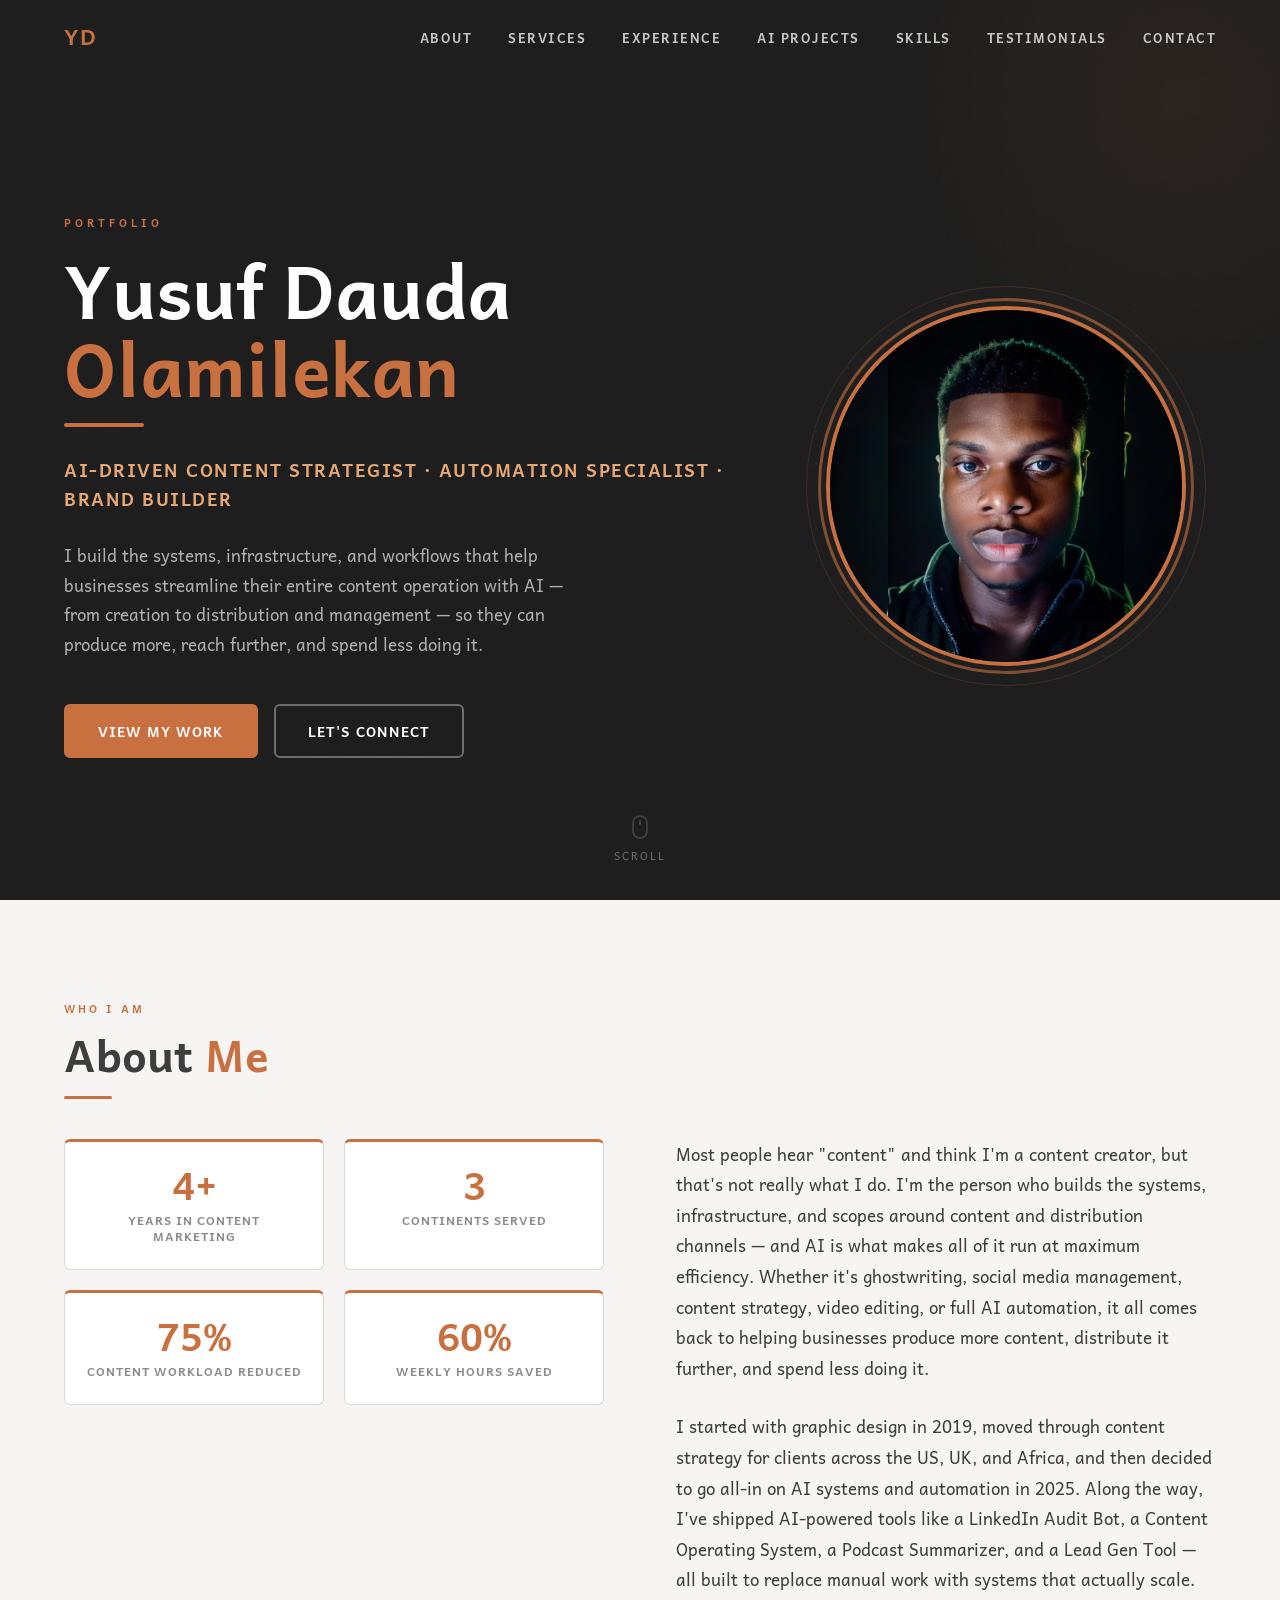
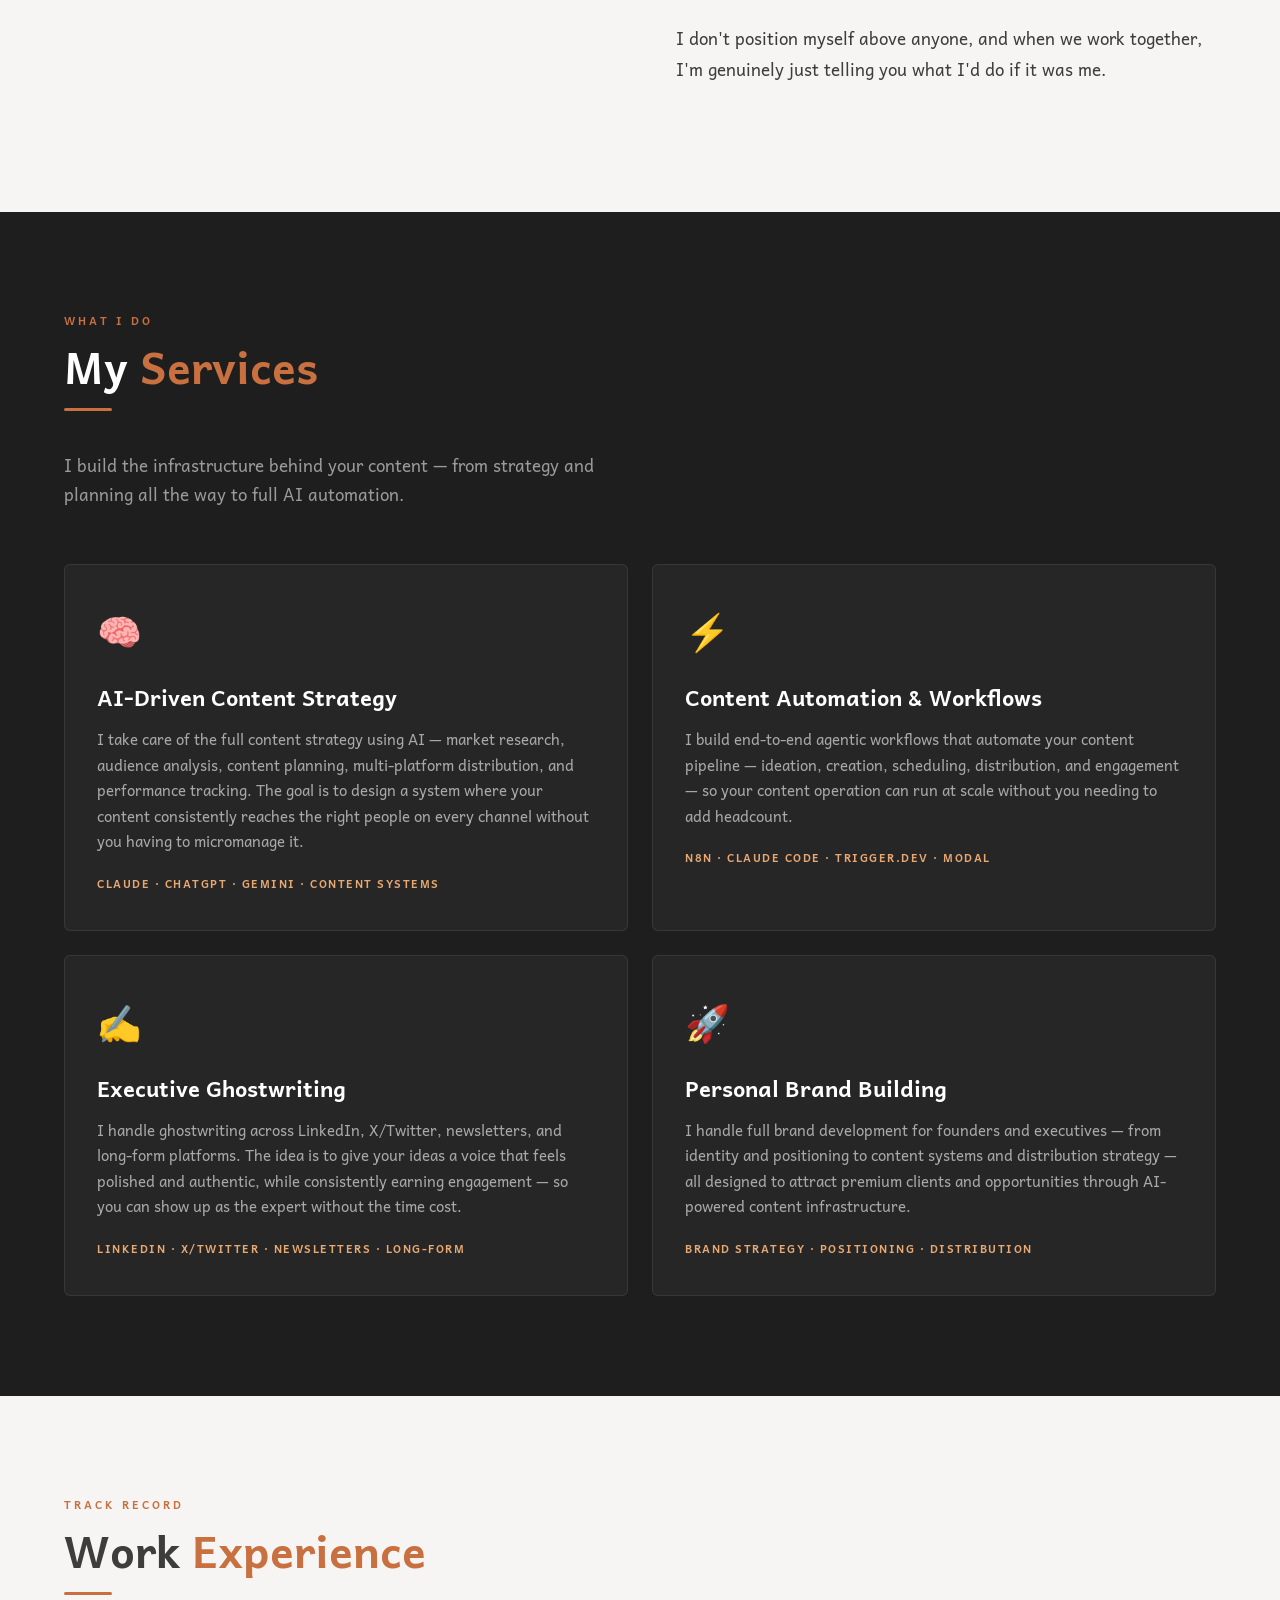
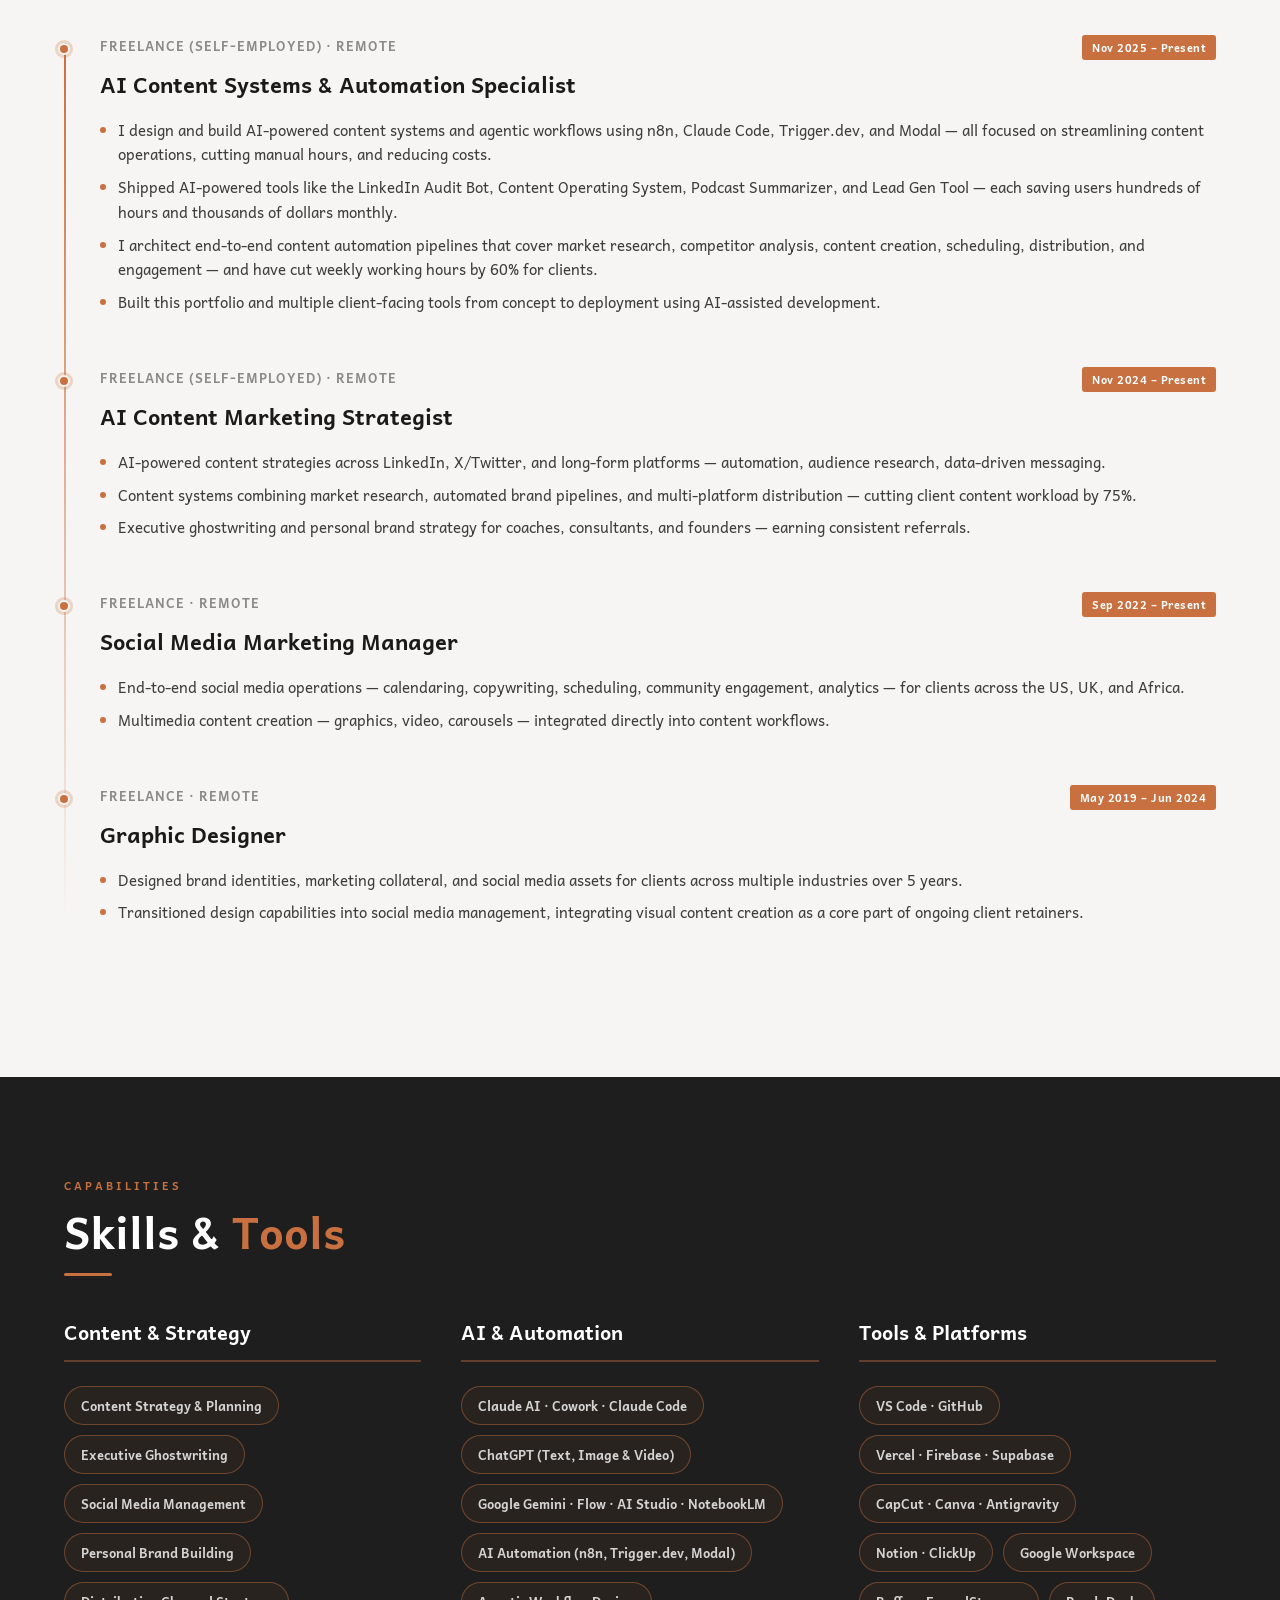
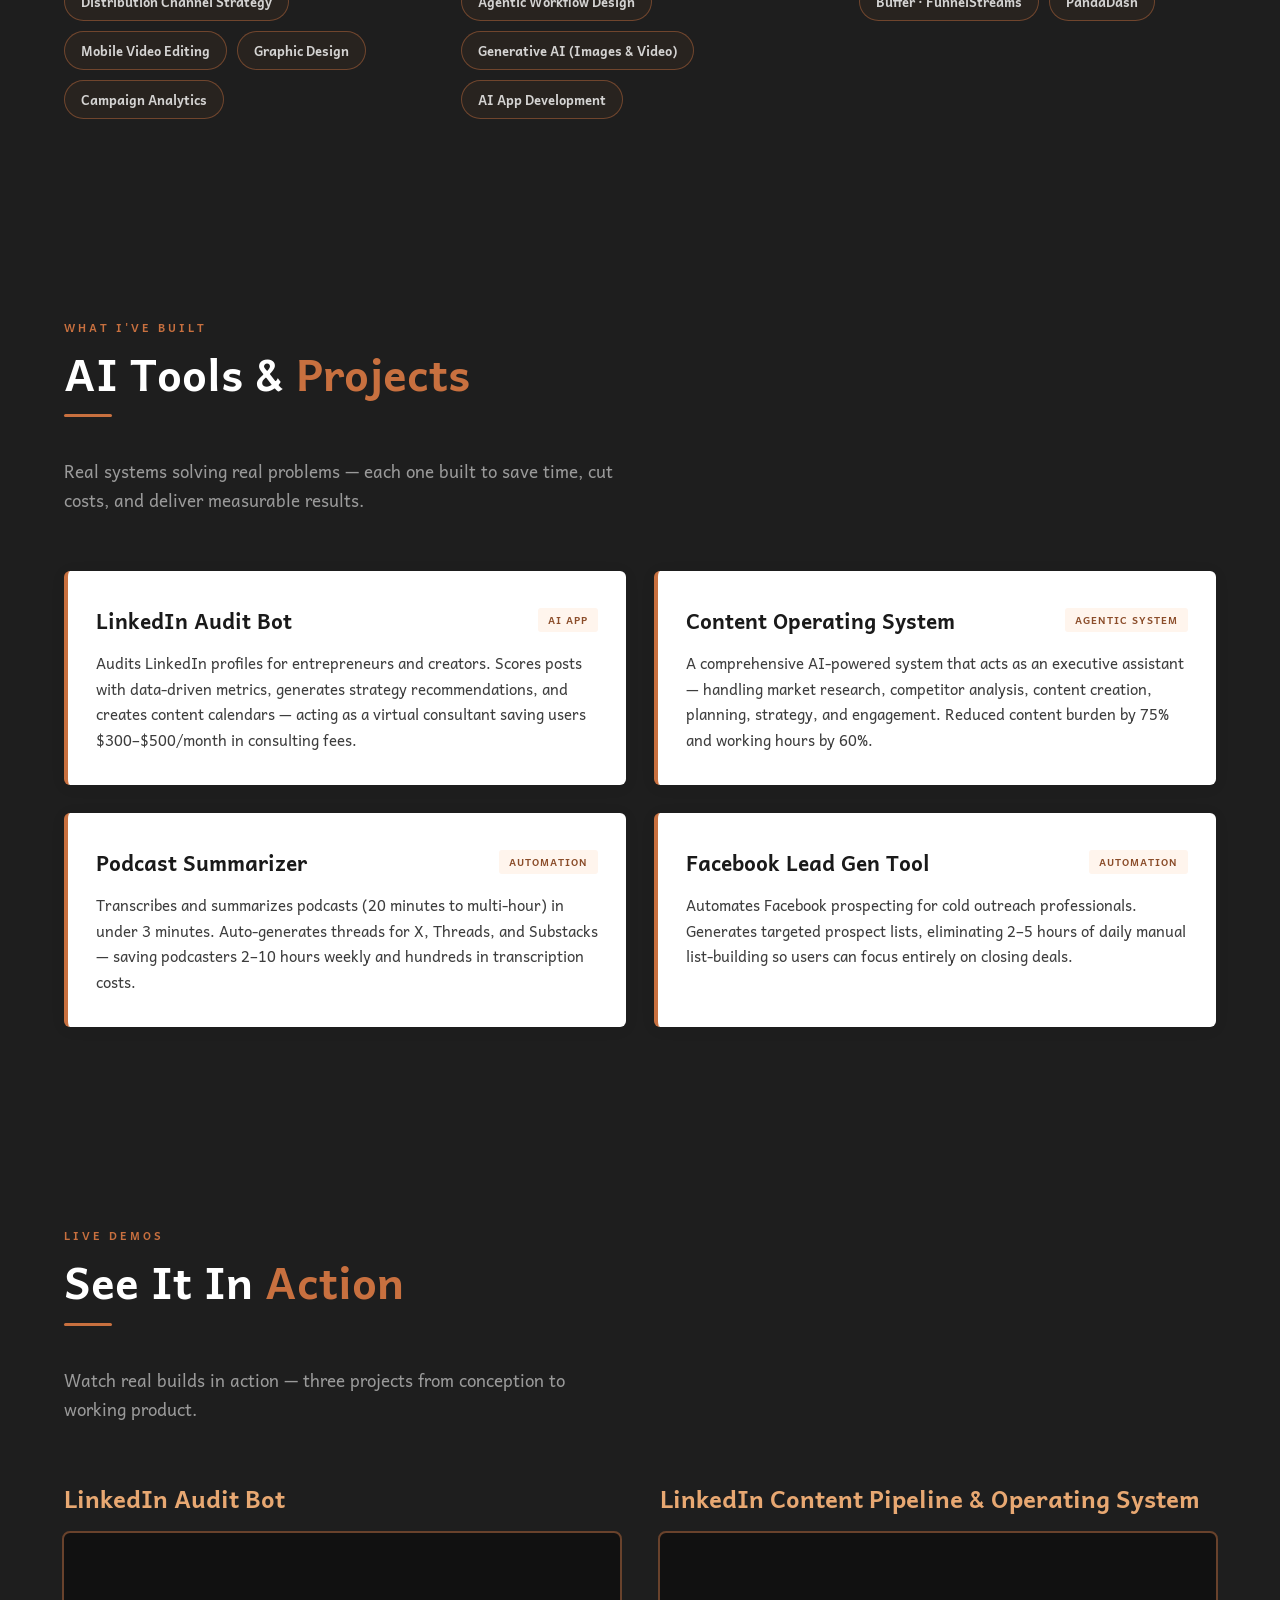
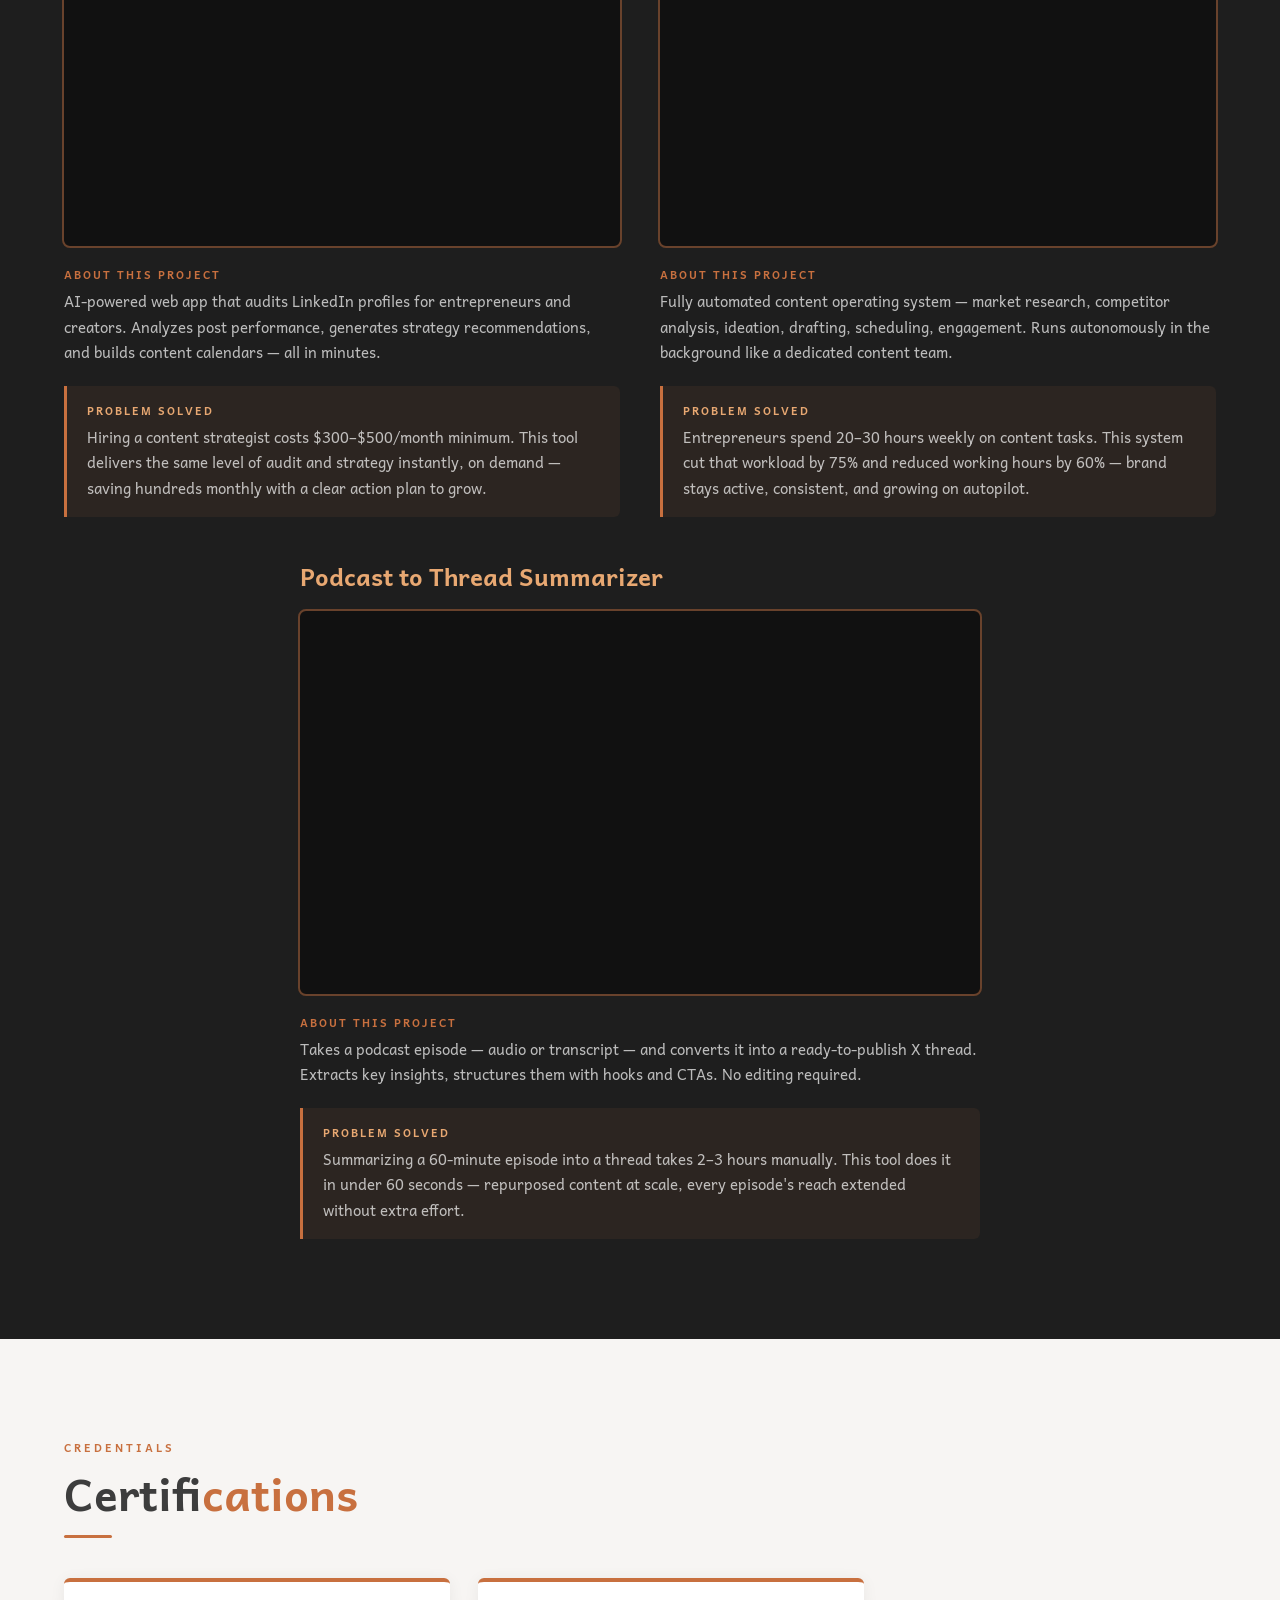
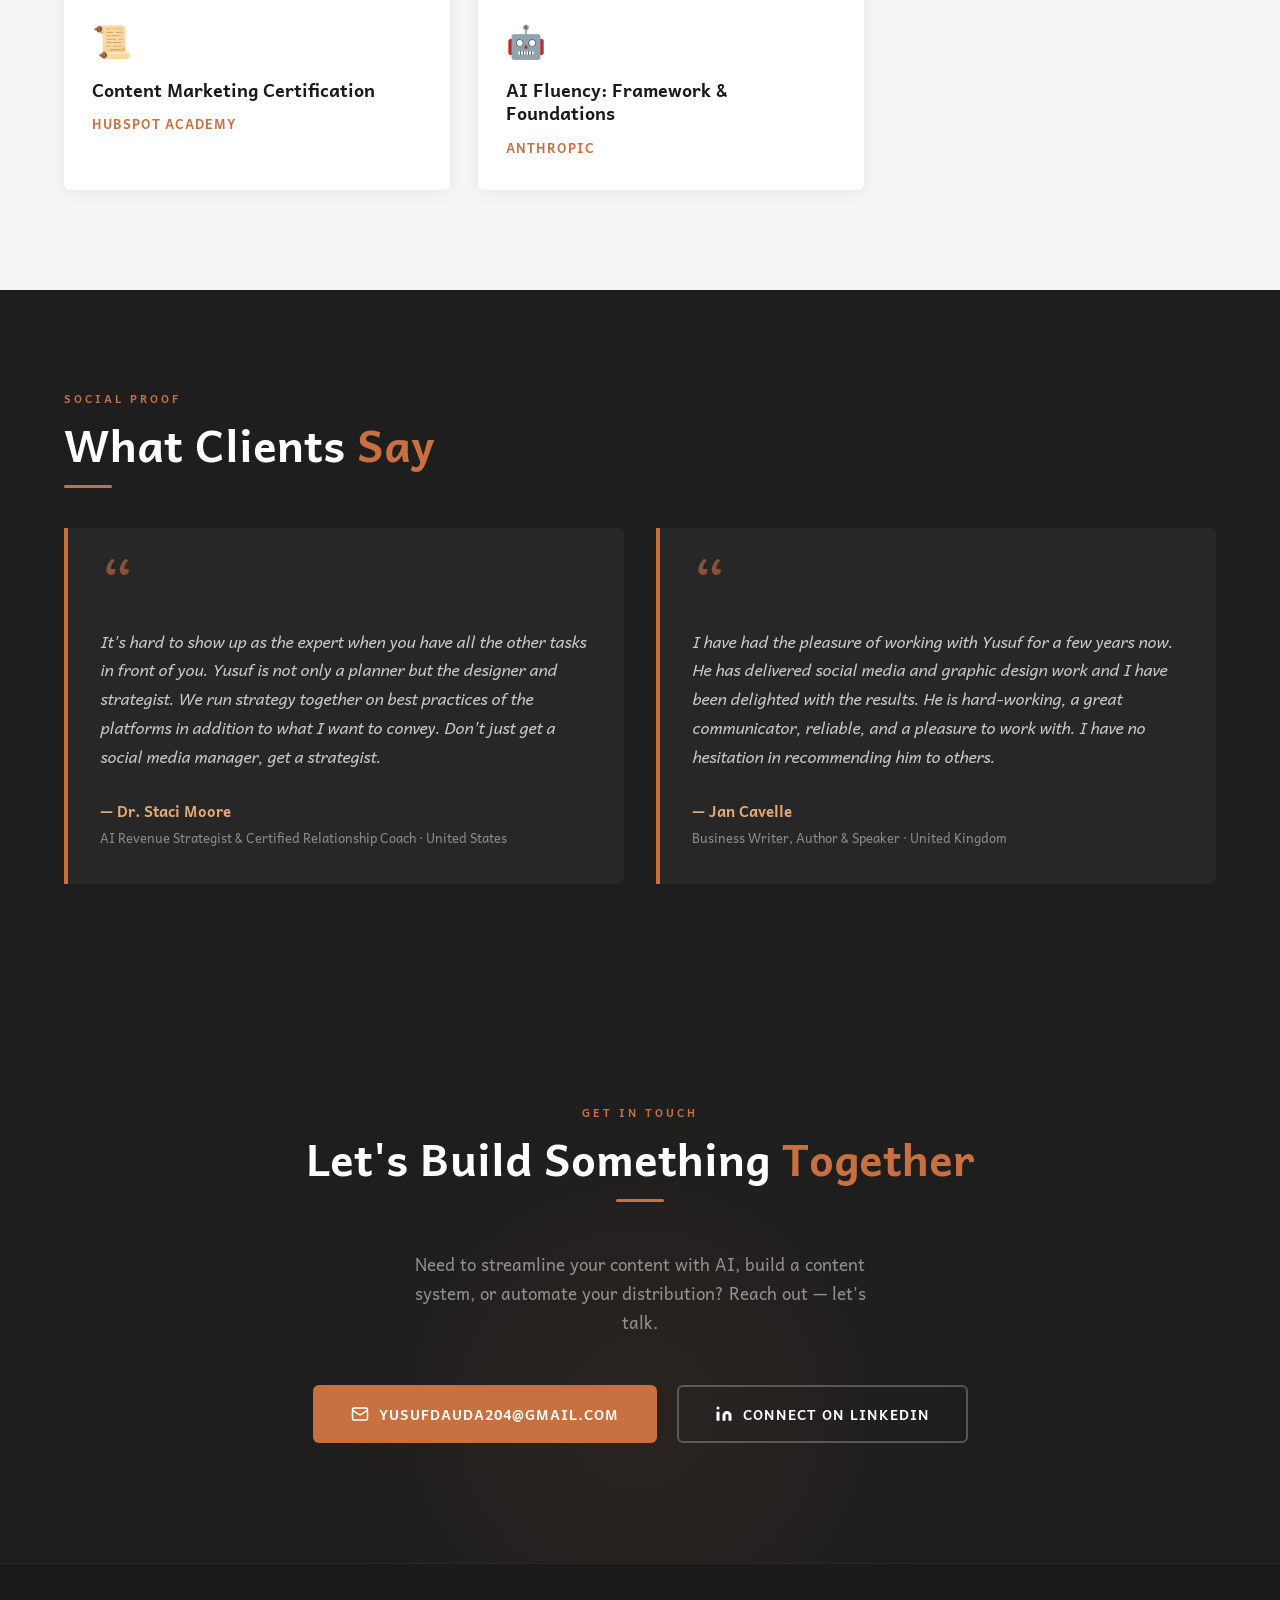
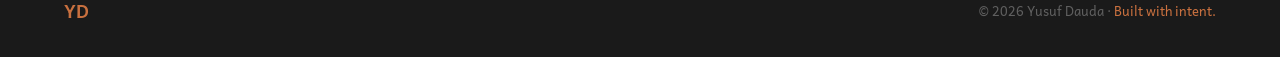
<file: index.html>
<!DOCTYPE html>
<html lang="en">
<head>
  <meta charset="UTF-8" />
  <meta name="viewport" content="width=device-width, initial-scale=1.0" />
  <meta name="description" content="Yusuf Dauda — AI-Driven Content Strategist &amp; Automation Specialist. I build the systems, infrastructure, and workflows that help businesses streamline their entire content operation with AI — so they can produce more, reach further, and spend less doing it." />
  <title>Yusuf Dauda — AI-Driven Content Strategist &amp; Automation Specialist</title>

  <!-- Open Graph / Social Media Preview -->
  <meta property="og:type"        content="website" />
  <meta property="og:url"         content="https://dauda-yusuf-portfolio.vercel.app/" />
  <meta property="og:title"       content="Yusuf Dauda — AI-Driven Content Strategist &amp; Automation Specialist" />
  <meta property="og:description" content="I build the systems, infrastructure, and workflows that help businesses streamline their entire content operation with AI — so they can produce more, reach further, and spend less doing it." />
  <meta property="og:image"       content="https://dauda-yusuf-portfolio.vercel.app/assets/img/InShot_20230805_040745016.jpg" />

  <!-- Twitter / X Card -->
  <meta name="twitter:card"        content="summary_large_image" />
  <meta name="twitter:url"         content="https://dauda-yusuf-portfolio.vercel.app/" />
  <meta name="twitter:title"       content="Yusuf Dauda — AI-Driven Content Strategist &amp; Automation Specialist" />
  <meta name="twitter:description" content="I build the systems, infrastructure, and workflows that help businesses streamline their entire content operation with AI — so they can produce more, reach further, and spend less doing it." />
  <meta name="twitter:image"       content="https://dauda-yusuf-portfolio.vercel.app/assets/img/InShot_20230805_040745016.jpg" />

  <link rel="stylesheet" href="css/style.css" />
</head>
<body>

<!-- ================================================================
     NAVIGATION
     ================================================================ -->
<nav class="nav" id="nav">
  <div class="nav__inner">
    <a href="#hero" class="nav__logo">YD</a>

    <ul class="nav__links">
      <li><a href="#about"         data-section="about">About</a></li>
      <li><a href="#services"      data-section="services">Services</a></li>
      <li><a href="#experience"    data-section="experience">Experience</a></li>
      <li><a href="#projects"      data-section="projects">AI Projects</a></li>
      <li><a href="#skills"        data-section="skills">Skills</a></li>

      <li><a href="#testimonials"  data-section="testimonials">Testimonials</a></li>
      <li><a href="#contact"       data-section="contact">Contact</a></li>
    </ul>

    <div class="nav__hamburger" id="hamburger" aria-label="Open menu">
      <span></span><span></span><span></span>
    </div>
  </div>
</nav>

<!-- Mobile nav overlay -->
<div class="nav__mobile" id="mobileNav">
  <a href="#about"        class="mobile-link">About</a>
  <a href="#services"     class="mobile-link">Services</a>
  <a href="#experience"   class="mobile-link">Experience</a>
  <a href="#projects"     class="mobile-link">AI Projects</a>
  <a href="#skills"       class="mobile-link">Skills</a>

  <a href="#testimonials" class="mobile-link">Testimonials</a>
  <a href="#contact"      class="mobile-link">Contact</a>
</div>


<!-- ================================================================
     HERO
     ================================================================ -->
<section id="hero" class="hero">
  <div class="hero__inner">

    <!-- Text -->
    <div class="hero__text">
      <p class="hero__label">Portfolio</p>

      <h1 class="hero__name">
        Yusuf Dauda<br>
        <span class="accent">Olamilekan</span>
      </h1>
      <span class="hero__name-line"></span>

      <p class="hero__tagline">AI-Driven Content Strategist &middot; Automation Specialist &middot; Brand Builder</p>

      <p class="hero__bio">
        I build the systems, infrastructure, and workflows that help businesses
        streamline their entire content operation with AI — from creation to
        distribution and management — so they can produce more, reach further,
        and spend less doing it.
      </p>

      <div class="hero__ctas">
        <a href="#projects" class="btn btn--primary">View My Work</a>
        <a href="#contact"  class="btn btn--outline">Let's Connect</a>
      </div>
    </div>

    <!-- Photo -->
    <div class="hero__photo-wrap">
      <div class="hero__photo-ring">
        <img
          src="assets/img/InShot_20230805_040745016.jpg"
          alt="Yusuf Dauda — AI-Driven Content Strategist"
          class="hero__photo"
        />
      </div>
    </div>

  </div>

  <!-- Scroll hint -->
  <div class="hero__scroll-hint">
    <svg width="16" height="24" viewBox="0 0 16 24" fill="none">
      <rect x="1" y="1" width="14" height="22" rx="7" stroke="currentColor" stroke-width="1.5"/>
      <rect x="7" y="5" width="2" height="5" rx="1" fill="currentColor"/>
    </svg>
    <span>Scroll</span>
  </div>
</section>


<!-- ================================================================
     ABOUT ME
     ================================================================ -->
<section id="about" class="section section--light">
  <div class="container">

    <p class="section-label fade-in">Who I Am</p>
    <h2 class="section-heading fade-in delay-1">About <span class="accent">Me</span></h2>
    <div class="accent-rule fade-in delay-2"></div>

    <div class="about__grid">

      <!-- Left: Stats + Note -->
      <div>
        <div class="about__stats fade-in delay-1">
          <div class="stat-card">
            <div class="stat-card__number">4+</div>
            <div class="stat-card__label">Years in Content Marketing</div>
          </div>
          <div class="stat-card">
            <div class="stat-card__number">3</div>
            <div class="stat-card__label">Continents Served</div>
          </div>
          <div class="stat-card">
            <div class="stat-card__number">75%</div>
            <div class="stat-card__label">Content Workload Reduced</div>
          </div>
          <div class="stat-card">
            <div class="stat-card__number">60%</div>
            <div class="stat-card__label">Weekly Hours Saved</div>
          </div>
        </div>

      </div>

      <!-- Right: Bio -->
      <div class="fade-in delay-2">
        <p class="about__bio">
          Most people hear "content" and think I'm a content creator, but that's not really
          what I do. I'm the person who builds the systems, infrastructure, and scopes around
          content and distribution channels — and AI is what makes all of it run at maximum
          efficiency. Whether it's ghostwriting, social media management, content strategy,
          video editing, or full AI automation, it all comes back to helping businesses produce
          more content, distribute it further, and spend less doing it.
        </p>
        <p class="about__bio">
          I started with graphic design in 2019, moved through content strategy for clients
          across the US, UK, and Africa, and then decided to go all-in on AI systems and
          automation in 2025. Along the way, I've shipped AI-powered tools like a LinkedIn
          Audit Bot, a Content Operating System, a Podcast Summarizer, and a Lead Gen Tool —
          all built to replace manual work with systems that actually scale.
        </p>
        <p class="about__bio">
          I don't position myself above anyone, and when we work together, I'm genuinely
          just telling you what I'd do if it was me.
        </p>
      </div>

    </div>
  </div>
</section>


<!-- ================================================================
     SERVICES
     ================================================================ -->
<section id="services" class="section section--dark">
  <div class="container">

    <p class="section-label fade-in">What I Do</p>
    <h2 class="section-heading fade-in delay-1">My <span class="accent">Services</span></h2>
    <div class="accent-rule fade-in delay-2"></div>
    <p class="section-subhead fade-in delay-2">
      I build the infrastructure behind your content — from strategy and planning all the way to full AI automation.
    </p>

    <div class="services__grid">

      <div class="service-card fade-in delay-1">
        <span class="service-card__icon">🧠</span>
        <h3 class="service-card__title">AI-Driven Content Strategy</h3>
        <p class="service-card__desc">
          I take care of the full content strategy using AI — market research, audience
          analysis, content planning, multi-platform distribution, and performance tracking.
          The goal is to design a system where your content consistently reaches the right
          people on every channel without you having to micromanage it.
        </p>
        <span class="service-card__tag">Claude · ChatGPT · Gemini · Content Systems</span>
      </div>

      <div class="service-card fade-in delay-2">
        <span class="service-card__icon">⚡</span>
        <h3 class="service-card__title">Content Automation &amp; Workflows</h3>
        <p class="service-card__desc">
          I build end-to-end agentic workflows that automate your content pipeline —
          ideation, creation, scheduling, distribution, and engagement — so your content
          operation can run at scale without you needing to add headcount.
        </p>
        <span class="service-card__tag">n8n · Claude Code · Trigger.dev · Modal</span>
      </div>

      <div class="service-card fade-in delay-3">
        <span class="service-card__icon">✍️</span>
        <h3 class="service-card__title">Executive Ghostwriting</h3>
        <p class="service-card__desc">
          I handle ghostwriting across LinkedIn, X/Twitter, newsletters, and long-form
          platforms. The idea is to give your ideas a voice that feels polished and authentic,
          while consistently earning engagement — so you can show up as the expert without
          the time cost.
        </p>
        <span class="service-card__tag">LinkedIn · X/Twitter · Newsletters · Long-Form</span>
      </div>

      <div class="service-card fade-in delay-4">
        <span class="service-card__icon">🚀</span>
        <h3 class="service-card__title">Personal Brand Building</h3>
        <p class="service-card__desc">
          I handle full brand development for founders and executives — from identity
          and positioning to content systems and distribution strategy — all designed to
          attract premium clients and opportunities through AI-powered content infrastructure.
        </p>
        <span class="service-card__tag">Brand Strategy · Positioning · Distribution</span>
      </div>

    </div>
  </div>
</section>


<!-- ================================================================
     EXPERIENCE
     ================================================================ -->
<section id="experience" class="section section--light">
  <div class="container">

    <p class="section-label fade-in">Track Record</p>
    <h2 class="section-heading fade-in delay-1">Work <span class="accent">Experience</span></h2>
    <div class="accent-rule fade-in delay-2"></div>

    <div class="experience__timeline">

      <!-- AI Builder & Automation Specialist -->
      <div class="exp-item fade-in delay-1">
        <div class="exp-item__header">
          <span class="exp-item__company">Freelance (Self-Employed) &middot; Remote</span>
          <span class="exp-item__date">Nov 2025 – Present</span>
        </div>
        <h3 class="exp-item__role">AI Content Systems &amp; Automation Specialist</h3>
        <ul class="exp-item__bullets">
          <li>I design and build AI-powered content systems and agentic workflows using n8n, Claude Code, Trigger.dev, and Modal — all focused on streamlining content operations, cutting manual hours, and reducing costs.</li>
          <li>Shipped AI-powered tools like the LinkedIn Audit Bot, Content Operating System, Podcast Summarizer, and Lead Gen Tool — each saving users hundreds of hours and thousands of dollars monthly.</li>
          <li>I architect end-to-end content automation pipelines that cover market research, competitor analysis, content creation, scheduling, distribution, and engagement — and have cut weekly working hours by 60% for clients.</li>
          <li>Built this portfolio and multiple client-facing tools from concept to deployment using AI-assisted development.</li>
        </ul>
      </div>

      <!-- AI Content Marketing Strategist -->
      <div class="exp-item fade-in delay-2">
        <div class="exp-item__header">
          <span class="exp-item__company">Freelance (Self-Employed) &middot; Remote</span>
          <span class="exp-item__date">Nov 2024 – Present</span>
        </div>
        <h3 class="exp-item__role">AI Content Marketing Strategist</h3>
        <ul class="exp-item__bullets">
          <li>AI-powered content strategies across LinkedIn, X/Twitter, and long-form platforms — automation, audience research, data-driven messaging.</li>
          <li>Content systems combining market research, automated brand pipelines, and multi-platform distribution — cutting client content workload by 75%.</li>
          <li>Executive ghostwriting and personal brand strategy for coaches, consultants, and founders — earning consistent referrals.</li>
        </ul>
      </div>

      <!-- Social Media Marketing Manager -->
      <div class="exp-item fade-in delay-3">
        <div class="exp-item__header">
          <span class="exp-item__company">Freelance &middot; Remote</span>
          <span class="exp-item__date">Sep 2022 – Present</span>
        </div>
        <h3 class="exp-item__role">Social Media Marketing Manager</h3>
        <ul class="exp-item__bullets">
          <li>End-to-end social media operations — calendaring, copywriting, scheduling, community engagement, analytics — for clients across the US, UK, and Africa.</li>
          <li>Multimedia content creation — graphics, video, carousels — integrated directly into content workflows.</li>
        </ul>
      </div>

      <!-- Graphic Designer -->
      <div class="exp-item fade-in delay-3">
        <div class="exp-item__header">
          <span class="exp-item__company">Freelance &middot; Remote</span>
          <span class="exp-item__date">May 2019 – Jun 2024</span>
        </div>
        <h3 class="exp-item__role">Graphic Designer</h3>
        <ul class="exp-item__bullets">
          <li>Designed brand identities, marketing collateral, and social media assets for clients across multiple industries over 5 years.</li>
          <li>Transitioned design capabilities into social media management, integrating visual content creation as a core part of ongoing client retainers.</li>
        </ul>
      </div>

    </div>
  </div>
</section>


<!-- ================================================================
     SKILLS
     ================================================================ -->
<section id="skills" class="section section--dark">
  <div class="container">

    <p class="section-label fade-in">Capabilities</p>
    <h2 class="section-heading fade-in delay-1">Skills &amp; <span class="accent">Tools</span></h2>
    <div class="accent-rule fade-in delay-2"></div>

    <div class="skills__grid">

      <div class="fade-in delay-1">
        <h3 class="skills__panel-title">Content &amp; Strategy</h3>
        <div class="skills__chips">
          <span class="chip">Content Strategy &amp; Planning</span>
          <span class="chip">Executive Ghostwriting</span>
          <span class="chip">Social Media Management</span>
          <span class="chip">Personal Brand Building</span>
          <span class="chip">Distribution Channel Strategy</span>
          <span class="chip">Mobile Video Editing</span>
          <span class="chip">Graphic Design</span>
          <span class="chip">Campaign Analytics</span>
        </div>
      </div>

      <div class="fade-in delay-2">
        <h3 class="skills__panel-title">AI &amp; Automation</h3>
        <div class="skills__chips">
          <span class="chip">Claude AI · Cowork · Claude Code</span>
          <span class="chip">ChatGPT (Text, Image &amp; Video)</span>
          <span class="chip">Google Gemini · Flow · AI Studio · NotebookLM</span>
          <span class="chip">AI Automation (n8n, Trigger.dev, Modal)</span>
          <span class="chip">Agentic Workflow Design</span>
          <span class="chip">Generative AI (Images &amp; Video)</span>
          <span class="chip">AI App Development</span>
        </div>
      </div>

      <div class="fade-in delay-3">
        <h3 class="skills__panel-title">Tools &amp; Platforms</h3>
        <div class="skills__chips">
          <span class="chip">VS Code · GitHub</span>
          <span class="chip">Vercel · Firebase · Supabase</span>
          <span class="chip">CapCut · Canva · Antigravity</span>
          <span class="chip">Notion · ClickUp</span>
          <span class="chip">Google Workspace</span>
          <span class="chip">Buffer · FunnelStreams</span>
          <span class="chip">PandaDash</span>
        </div>
      </div>

    </div>
  </div>
</section>


<!-- ================================================================
     AI TOOLS & PROJECTS
     ================================================================ -->
<section id="projects" class="section section--dark">
  <div class="container">

    <p class="section-label fade-in">What I've Built</p>
    <h2 class="section-heading fade-in delay-1">AI Tools &amp; <span class="accent">Projects</span></h2>
    <div class="accent-rule fade-in delay-2"></div>
    <p class="section-subhead fade-in delay-2">
      Real systems solving real problems — each one built to save time, cut costs, and deliver measurable results.
    </p>

    <div class="projects__grid">

      <div class="project-card fade-in delay-1">
        <div class="project-card__header">
          <h3 class="project-card__name">LinkedIn Audit Bot</h3>
          <span class="project-card__badge">AI App</span>
        </div>
        <p class="project-card__desc">
          Audits LinkedIn profiles for entrepreneurs and creators. Scores posts with data-driven metrics,
          generates strategy recommendations, and creates content calendars — acting as a virtual
          consultant saving users $300–$500/month in consulting fees.
        </p>
      </div>

      <div class="project-card fade-in delay-2">
        <div class="project-card__header">
          <h3 class="project-card__name">Content Operating System</h3>
          <span class="project-card__badge">Agentic System</span>
        </div>
        <p class="project-card__desc">
          A comprehensive AI-powered system that acts as an executive assistant — handling market
          research, competitor analysis, content creation, planning, strategy, and engagement.
          Reduced content burden by 75% and working hours by 60%.
        </p>
      </div>

      <div class="project-card fade-in delay-3">
        <div class="project-card__header">
          <h3 class="project-card__name">Podcast Summarizer</h3>
          <span class="project-card__badge">Automation</span>
        </div>
        <p class="project-card__desc">
          Transcribes and summarizes podcasts (20 minutes to multi-hour) in under 3 minutes.
          Auto-generates threads for X, Threads, and Substacks — saving podcasters 2–10 hours
          weekly and hundreds in transcription costs.
        </p>
      </div>

      <div class="project-card fade-in delay-4">
        <div class="project-card__header">
          <h3 class="project-card__name">Facebook Lead Gen Tool</h3>
          <span class="project-card__badge">Automation</span>
        </div>
        <p class="project-card__desc">
          Automates Facebook prospecting for cold outreach professionals. Generates targeted
          prospect lists, eliminating 2–5 hours of daily manual list-building so users can
          focus entirely on closing deals.
        </p>
      </div>

    </div>
  </div>
</section>




<!-- ================================================================
     VIDEO DEMOS
     Replace video1.mp4 / video2.mp4 in assets/videos/ with your actual files.
     Update the project name, description, and problem-solved text below.
     ================================================================ -->
<section id="demos" class="section section--dark">
  <div class="container">

    <p class="section-label fade-in">Live Demos</p>
    <h2 class="section-heading fade-in delay-1">See It In <span class="accent">Action</span></h2>
    <div class="accent-rule fade-in delay-2"></div>
    <p class="section-subhead fade-in delay-2">
      Watch real builds in action — three projects from conception to working product.
    </p>

    <div class="demos__grid">

      <!-- VIDEO 1: LinkedIn Audit Bot -->
      <div class="demo-block fade-in delay-1">
        <h3 class="demo-block__title">LinkedIn Audit Bot</h3>
        <div class="demo-block__video">
          <iframe
            src="https://www.youtube.com/embed/e-5zwps-hVA"
            title="LinkedIn Audit Bot"
            frameborder="0"
            allow="accelerometer; autoplay; clipboard-write; encrypted-media; gyroscope; picture-in-picture"
            allowfullscreen
          ></iframe>
        </div>
        <div class="demo-block__meta">
          <p class="demo-block__desc-label">About This Project</p>
          <p class="demo-block__desc">
            AI-powered web app that audits LinkedIn profiles for entrepreneurs and creators.
            Analyzes post performance, generates strategy recommendations, and builds
            content calendars — all in minutes.
          </p>
          <div class="demo-block__problem">
            <p class="demo-block__problem-label">Problem Solved</p>
            <p class="demo-block__problem-text">
              Hiring a content strategist costs $300–$500/month minimum. This tool delivers
              the same level of audit and strategy instantly, on demand — saving hundreds
              monthly with a clear action plan to grow.
            </p>
          </div>
        </div>
      </div>

      <!-- VIDEO 2: Content Operating System -->
      <div class="demo-block fade-in delay-2">
        <h3 class="demo-block__title">LinkedIn Content Pipeline &amp; Operating System</h3>
        <div class="demo-block__video">
          <iframe
            src="https://www.youtube.com/embed/sa05gxpRIug"
            title="LinkedIn Content Pipeline &amp; Operating System"
            frameborder="0"
            allow="accelerometer; autoplay; clipboard-write; encrypted-media; gyroscope; picture-in-picture"
            allowfullscreen
          ></iframe>
        </div>
        <div class="demo-block__meta">
          <p class="demo-block__desc-label">About This Project</p>
          <p class="demo-block__desc">
            Fully automated content operating system — market research, competitor analysis,
            ideation, drafting, scheduling, engagement. Runs autonomously in the background
            like a dedicated content team.
          </p>
          <div class="demo-block__problem">
            <p class="demo-block__problem-label">Problem Solved</p>
            <p class="demo-block__problem-text">
              Entrepreneurs spend 20–30 hours weekly on content tasks. This system cut that
              workload by 75% and reduced working hours by 60% — brand stays active, consistent,
              and growing on autopilot.
            </p>
          </div>
        </div>
      </div>


      <!-- VIDEO 3: Podcast to Thread Summarizer -->
      <div class="demo-block fade-in delay-3">
        <h3 class="demo-block__title">Podcast to Thread Summarizer</h3>
        <div class="demo-block__video">
          <iframe
            src="https://www.youtube.com/embed/GNz0ypk9LZA"
            title="Podcast to Thread Summarizer"
            frameborder="0"
            allow="accelerometer; autoplay; clipboard-write; encrypted-media; gyroscope; picture-in-picture"
            allowfullscreen
          ></iframe>
        </div>
        <div class="demo-block__meta">
          <p class="demo-block__desc-label">About This Project</p>
          <p class="demo-block__desc">
            Takes a podcast episode — audio or transcript — and converts it into a
            ready-to-publish X thread. Extracts key insights, structures them with hooks
            and CTAs. No editing required.
          </p>
          <div class="demo-block__problem">
            <p class="demo-block__problem-label">Problem Solved</p>
            <p class="demo-block__problem-text">
              Summarizing a 60-minute episode into a thread takes 2–3 hours manually.
              This tool does it in under 60 seconds — repurposed content at scale,
              every episode's reach extended without extra effort.
            </p>
          </div>
        </div>
      </div>

    </div>
  </div>
</section>


<!-- ================================================================
     CERTIFICATIONS
     ================================================================ -->
<section id="certifications" class="section section--light">
  <div class="container">

    <p class="section-label fade-in">Credentials</p>
    <h2 class="section-heading fade-in delay-1">Certifi<span class="accent">cations</span></h2>
    <div class="accent-rule fade-in delay-2"></div>

    <div class="certs__grid">

      <div class="cert-card fade-in delay-1">
        <div class="cert-card__icon">📜</div>
        <h3 class="cert-card__name">Content Marketing Certification</h3>
        <p class="cert-card__org">HubSpot Academy</p>
      </div>

      <div class="cert-card fade-in delay-2">
        <div class="cert-card__icon">🤖</div>
        <h3 class="cert-card__name">AI Fluency: Framework &amp; Foundations</h3>
        <p class="cert-card__org">Anthropic</p>
      </div>

    </div>
  </div>
</section>


<!-- ================================================================
     TESTIMONIALS
     ================================================================ -->
<section id="testimonials" class="section section--dark">
  <div class="container">

    <p class="section-label fade-in">Social Proof</p>
    <h2 class="section-heading fade-in delay-1">What Clients <span class="accent">Say</span></h2>
    <div class="accent-rule fade-in delay-2"></div>

    <div class="testimonials__grid">

      <div class="testimonial-card fade-in delay-1">
        <span class="testimonial-card__quote-mark">&ldquo;</span>
        <p class="testimonial-card__text">
          It's hard to show up as the expert when you have all the other tasks in front of you.
          Yusuf is not only a planner but the designer and strategist. We run strategy together on
          best practices of the platforms in addition to what I want to convey. Don't just get a
          social media manager, get a strategist.
        </p>
        <p class="testimonial-card__author">— Dr. Staci Moore</p>
        <p class="testimonial-card__role">AI Revenue Strategist &amp; Certified Relationship Coach &middot; United States</p>
      </div>

      <div class="testimonial-card fade-in delay-2">
        <span class="testimonial-card__quote-mark">&ldquo;</span>
        <p class="testimonial-card__text">
          I have had the pleasure of working with Yusuf for a few years now. He has delivered social
          media and graphic design work and I have been delighted with the results. He is hard-working,
          a great communicator, reliable, and a pleasure to work with. I have no hesitation in
          recommending him to others.
        </p>
        <p class="testimonial-card__author">— Jan Cavelle</p>
        <p class="testimonial-card__role">Business Writer, Author &amp; Speaker &middot; United Kingdom</p>
      </div>

    </div>
  </div>
</section>


<!-- ================================================================
     CONTACT
     ================================================================ -->
<section id="contact" class="contact">
  <div class="container">

    <p class="section-label fade-in" style="text-align:center;">Get In Touch</p>
    <h2 class="section-heading fade-in delay-1" style="text-align:center; color: var(--white);">
      Let's Build Something <span class="accent">Together</span>
    </h2>
    <div class="accent-rule fade-in delay-2" style="margin: 0 auto 48px;"></div>

    <p class="contact__sub fade-in delay-2">
      Need to streamline your content with AI, build a content system, or automate your distribution?
      Reach out — let's talk.
    </p>

    <div class="contact__buttons fade-in delay-3">
      <a href="mailto:yusufdauda204@gmail.com" class="contact__btn contact__btn--email">
        <svg width="18" height="18" viewBox="0 0 24 24" fill="none" stroke="currentColor" stroke-width="2">
          <rect x="2" y="4" width="20" height="16" rx="2"/>
          <path d="m22 7-8.97 5.7a1.94 1.94 0 0 1-2.06 0L2 7"/>
        </svg>
        yusufdauda204@gmail.com
      </a>
      <a href="https://www.linkedin.com/in/yusuf-dauda-3b220722a/" target="_blank" rel="noopener noreferrer" class="contact__btn contact__btn--linkedin">
        <svg width="18" height="18" viewBox="0 0 24 24" fill="currentColor">
          <path d="M16 8a6 6 0 0 1 6 6v7h-4v-7a2 2 0 0 0-2-2 2 2 0 0 0-2 2v7h-4v-7a6 6 0 0 1 6-6z"/>
          <rect x="2" y="9" width="4" height="12"/>
          <circle cx="4" cy="4" r="2"/>
        </svg>
        Connect on LinkedIn
      </a>
    </div>

  </div>
</section>


<!-- ================================================================
     FOOTER
     ================================================================ -->
<footer class="footer">
  <div class="container">
    <div class="footer__inner">
      <span class="footer__logo">YD</span>
      <p class="footer__copy">
        &copy; 2026 Yusuf Dauda &middot; <span>Built with intent.</span>
      </p>
    </div>
  </div>
</footer>


<script src="js/main.js"></script>
</body>
</html>
</file>
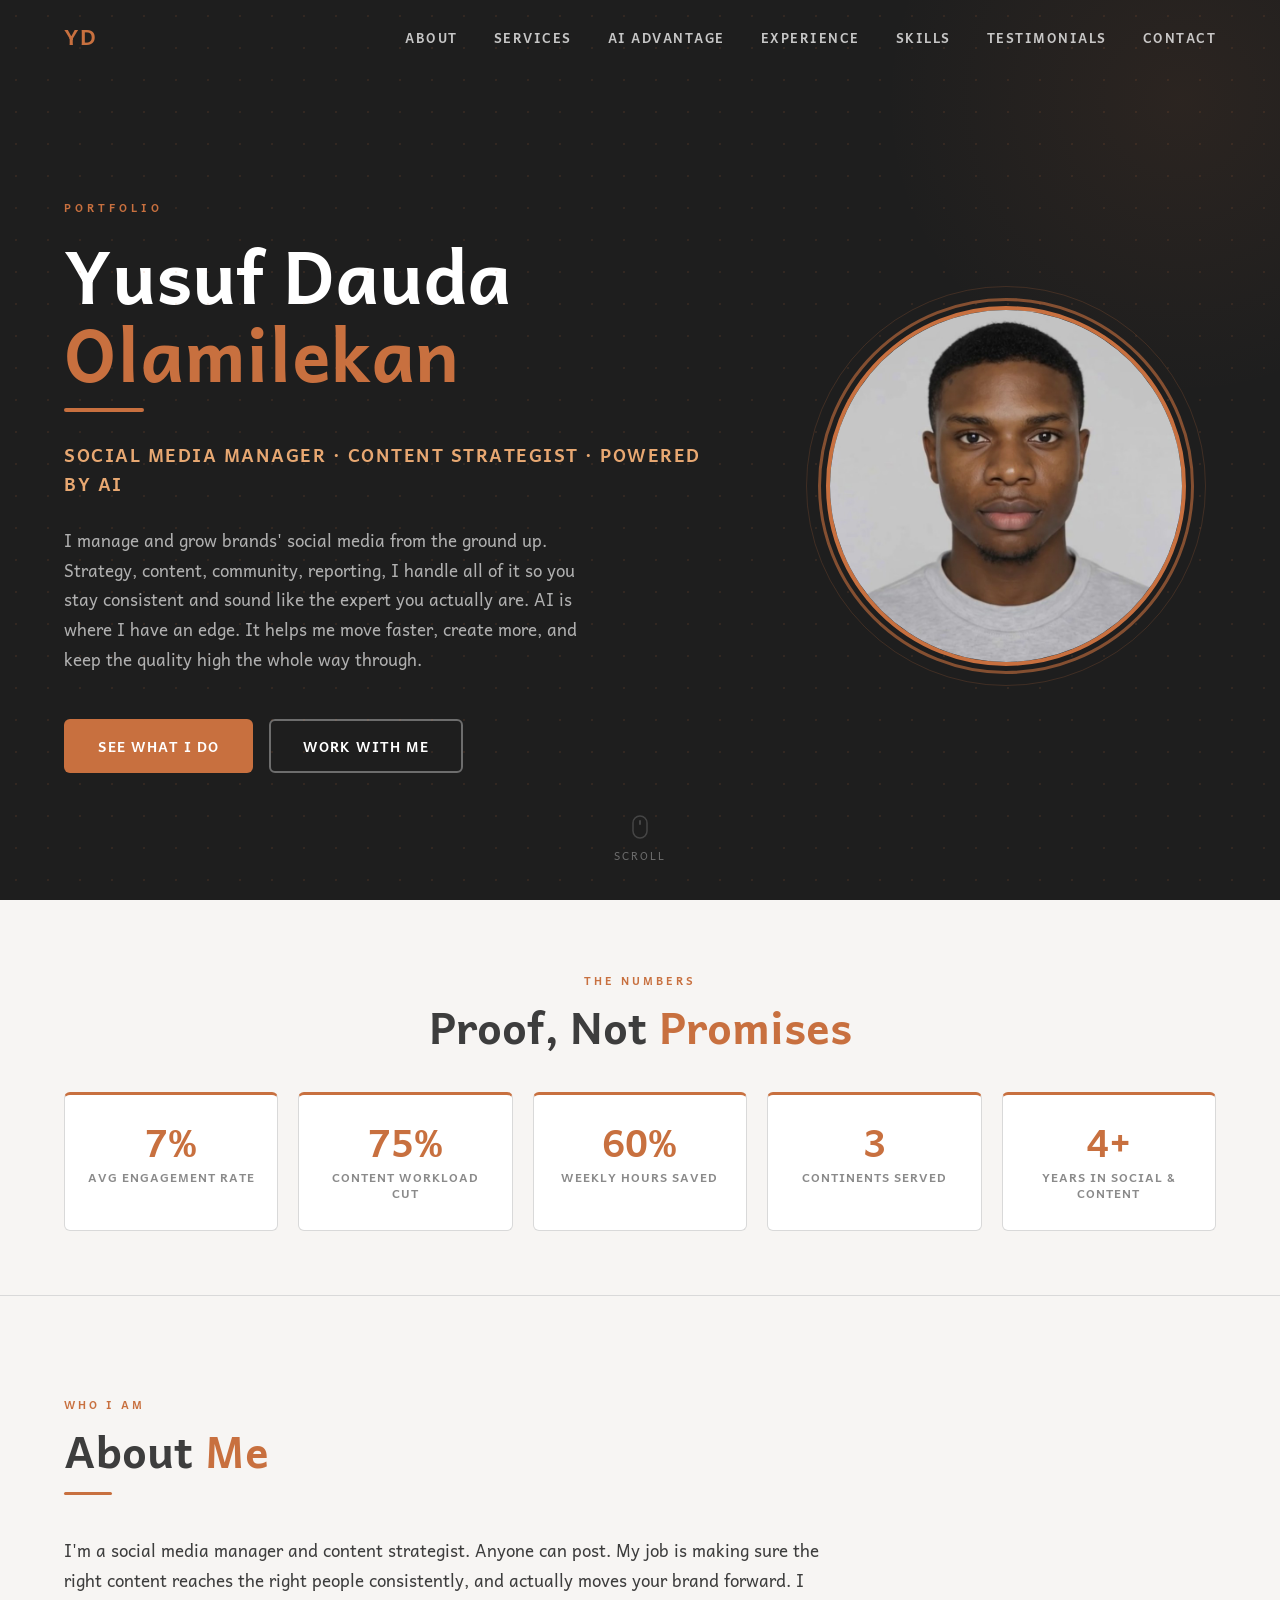
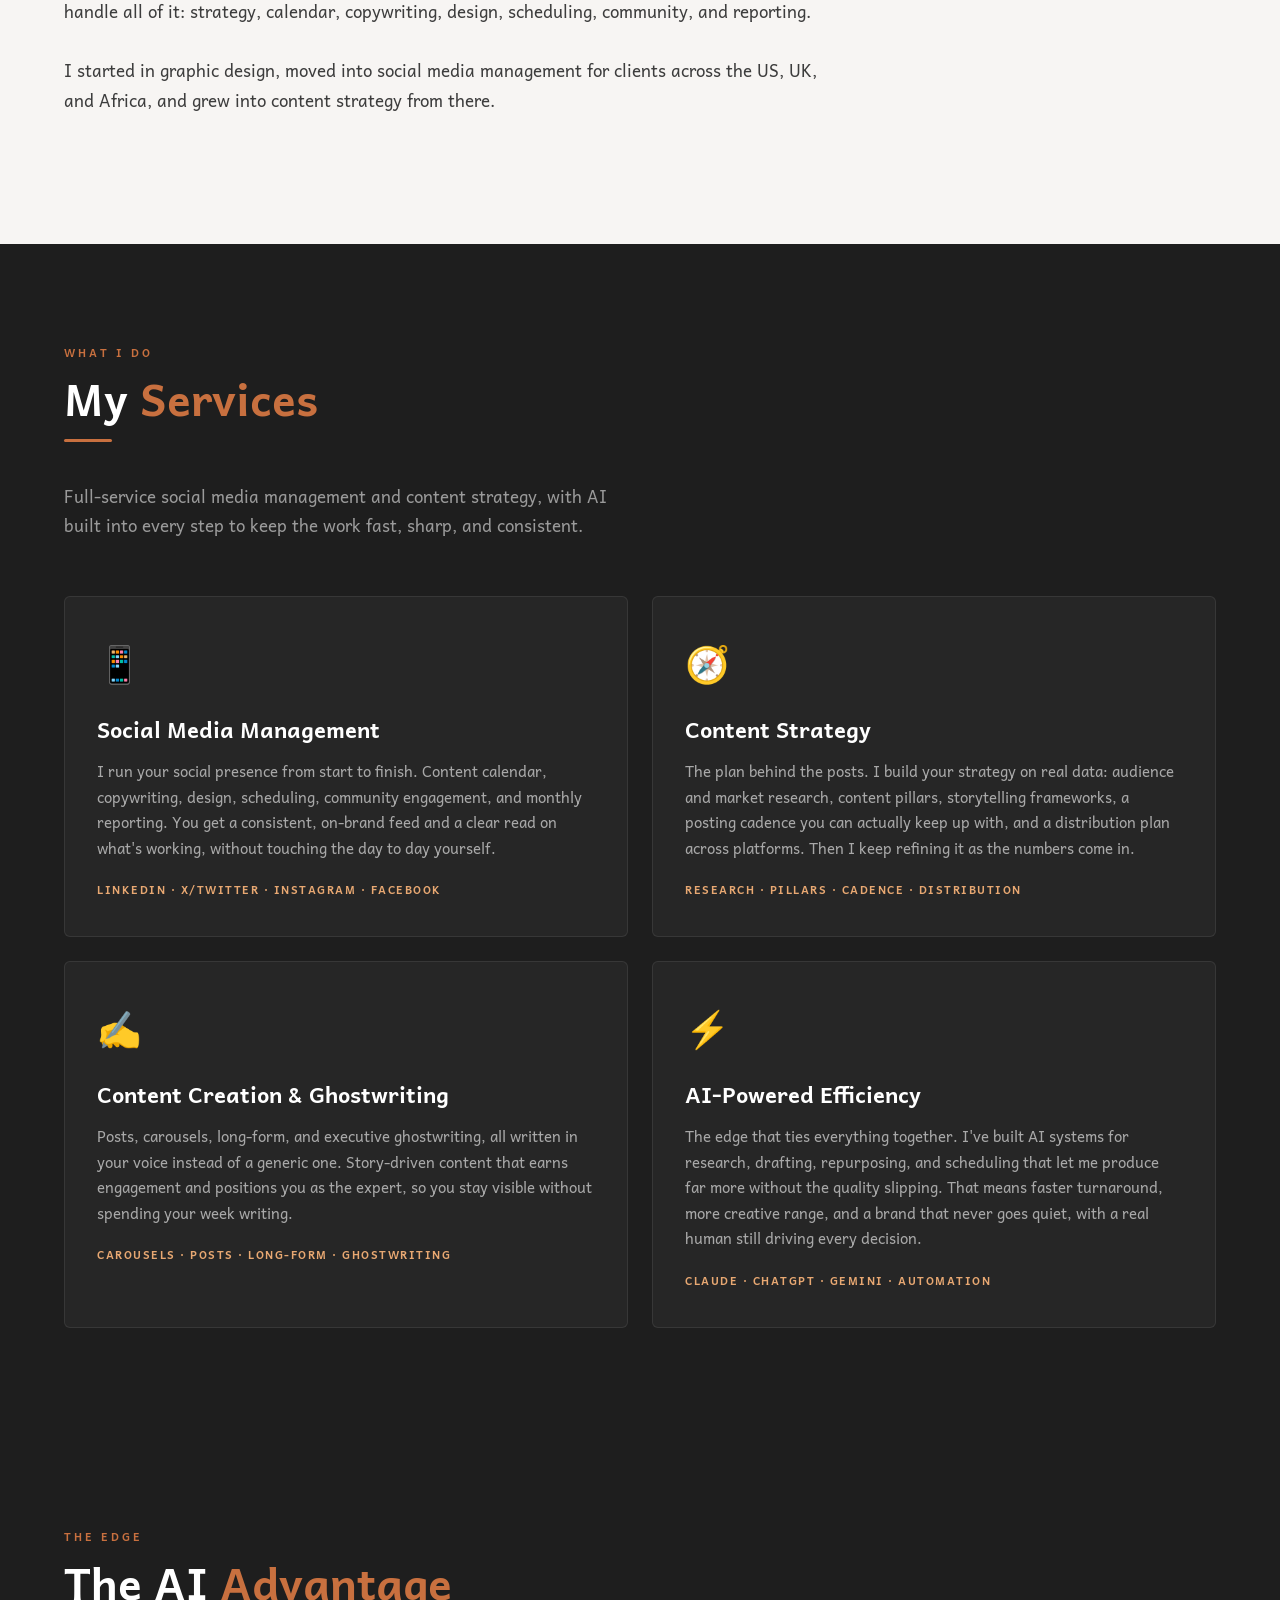
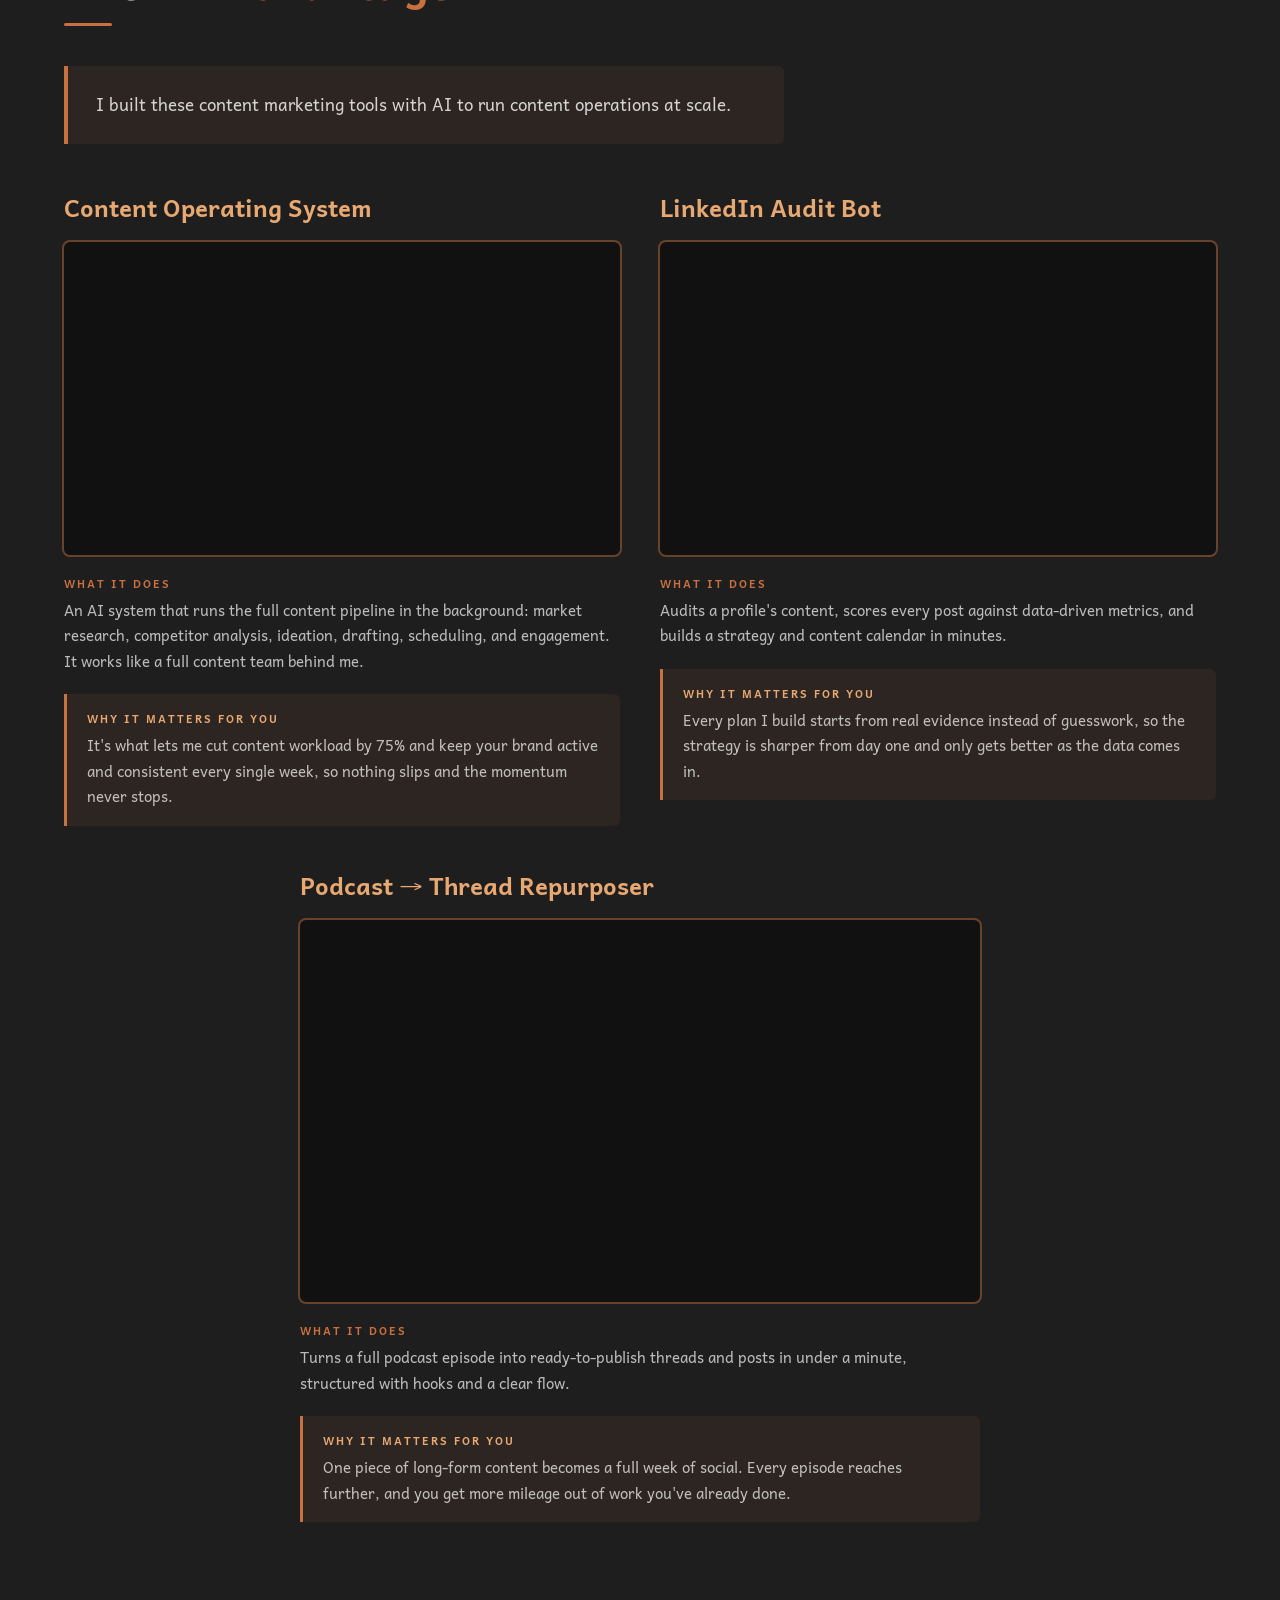
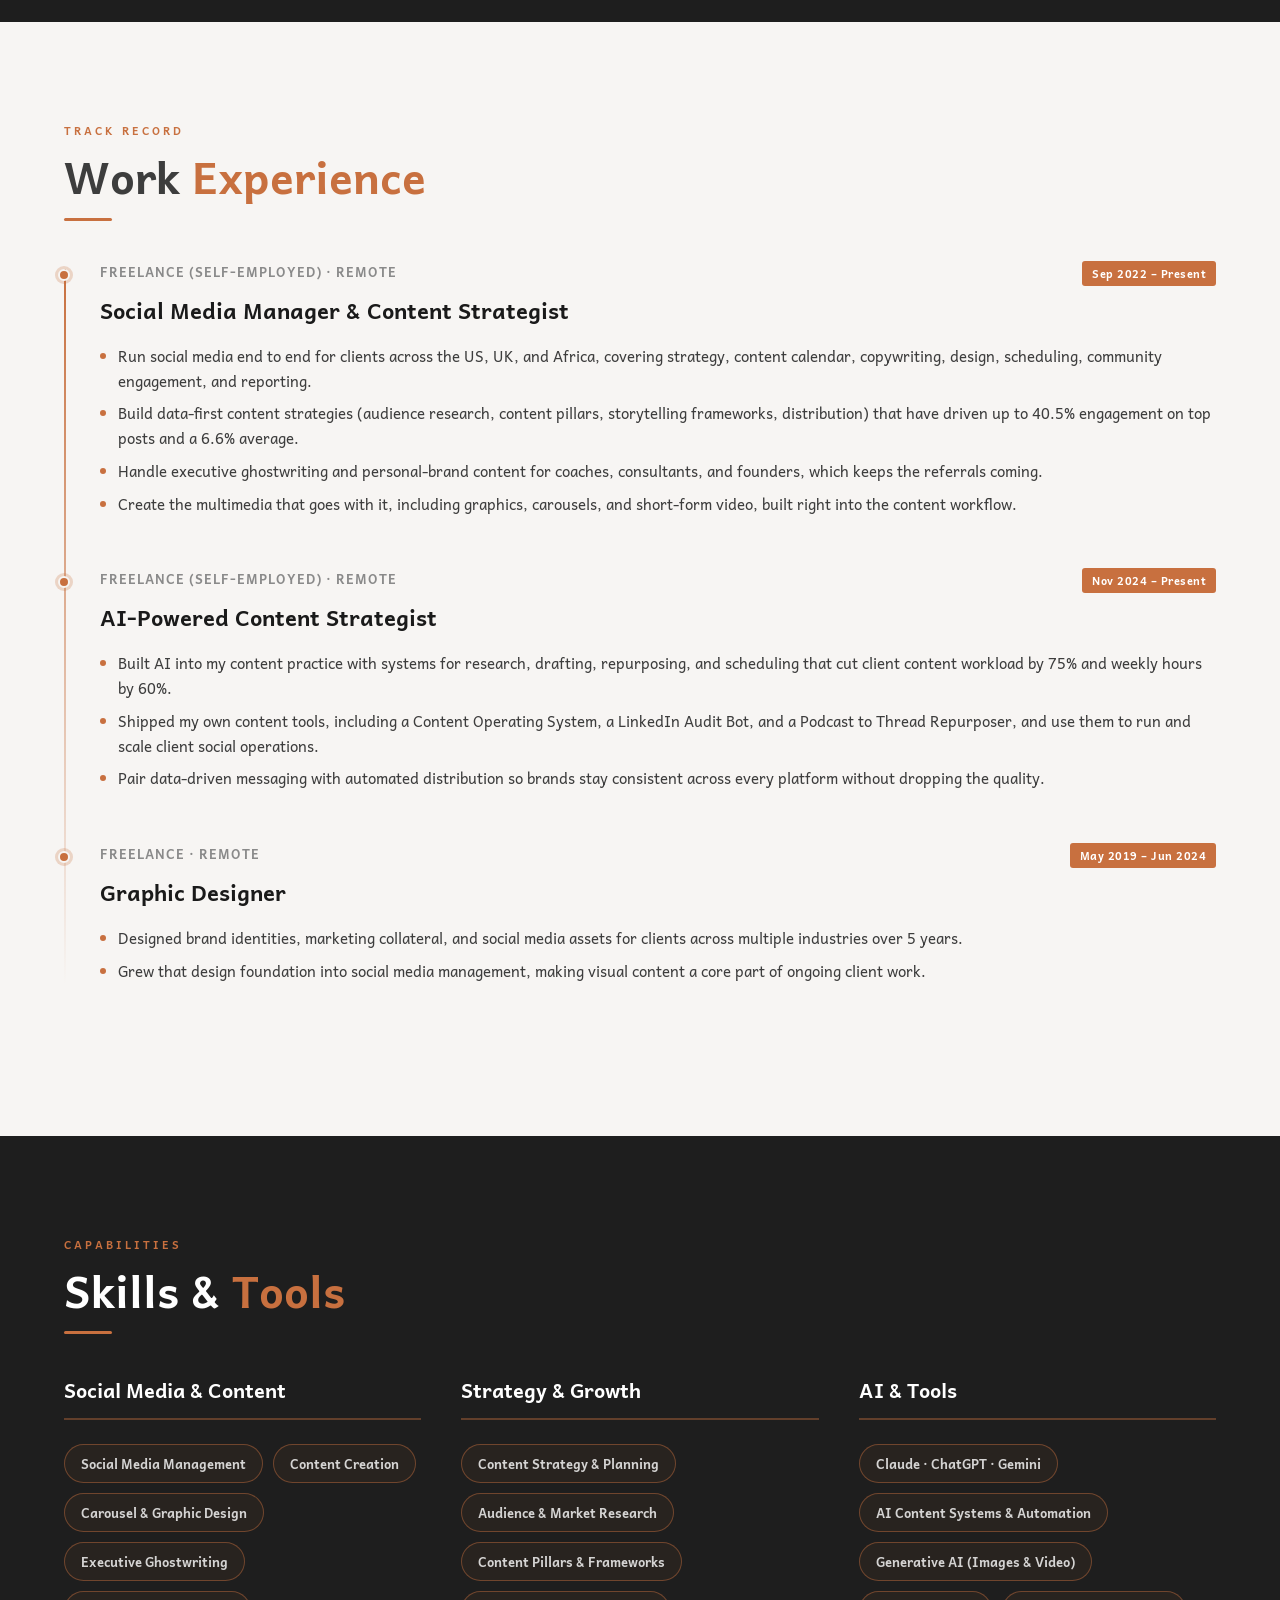
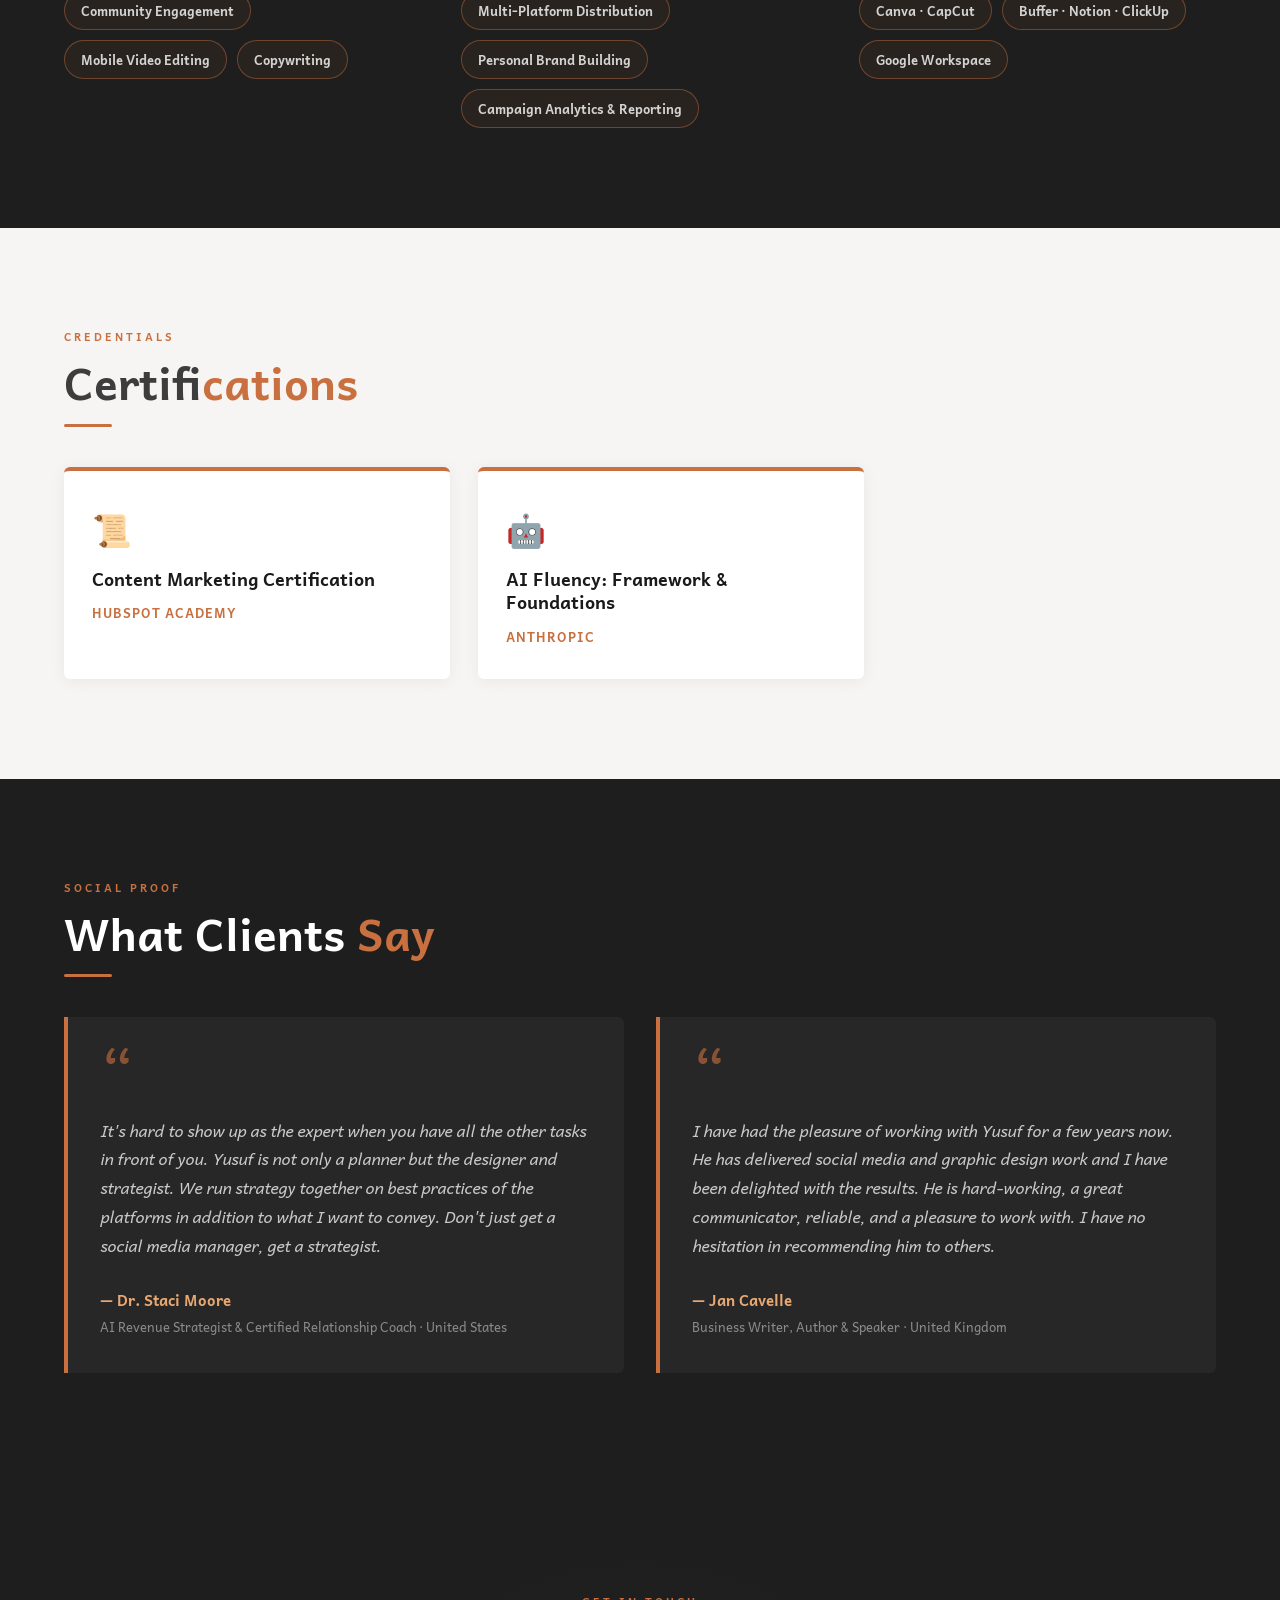
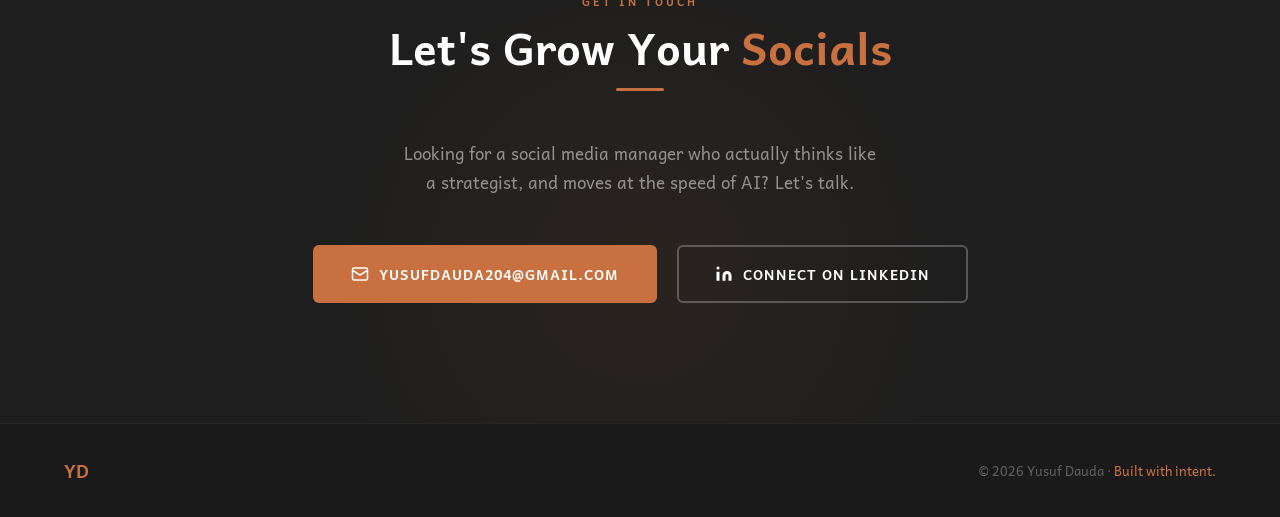
<file: smm/index.html>
<!DOCTYPE html>
<html lang="en">
<head>
  <meta charset="UTF-8" />
  <meta name="viewport" content="width=device-width, initial-scale=1.0" />
  <meta name="description" content="Yusuf Dauda — Social Media Manager &amp; Content Strategist. I manage and grow brands' social media from strategy to content to community. AI is my edge for speed, output, and creativity, without ever cutting corners on quality." />
  <title>Yusuf Dauda — Social Media Manager &amp; Content Strategist</title>

  <!-- Open Graph / Social Media Preview -->
  <!-- Live at https://smm-yusuf-dauda.vercel.app -->
  <meta property="og:type"        content="website" />
  <meta property="og:url"         content="https://smm-yusuf-dauda.vercel.app/" />
  <meta property="og:title"       content="Yusuf Dauda — Social Media Manager &amp; Content Strategist" />
  <meta property="og:description" content="I manage and grow brands' social media from strategy to content to community. AI is my edge for speed, output, and creativity, without ever cutting corners on quality." />
  <meta property="og:image"       content="https://smm-yusuf-dauda.vercel.app/assets/img/yusuf-portrait.jpg" />

  <!-- Twitter / X Card -->
  <meta name="twitter:card"        content="summary_large_image" />
  <meta name="twitter:url"         content="https://smm-yusuf-dauda.vercel.app/" />
  <meta name="twitter:title"       content="Yusuf Dauda — Social Media Manager &amp; Content Strategist" />
  <meta name="twitter:description" content="I manage and grow brands' social media from strategy to content to community. AI is my edge for speed, output, and creativity, without ever cutting corners on quality." />
  <meta name="twitter:image"       content="https://smm-yusuf-dauda.vercel.app/assets/img/yusuf-portrait.jpg" />

  <link rel="stylesheet" href="css/style.css" />
</head>
<body>

<!-- ================================================================
     NAVIGATION
     ================================================================ -->
<nav class="nav" id="nav">
  <div class="nav__inner">
    <a href="#hero" class="nav__logo">YD</a>

    <ul class="nav__links">
      <li><a href="#about"         data-section="about">About</a></li>
      <li><a href="#services"      data-section="services">Services</a></li>
      <li><a href="#ai-advantage"  data-section="ai-advantage">AI Advantage</a></li>
      <li><a href="#experience"    data-section="experience">Experience</a></li>
      <li><a href="#skills"        data-section="skills">Skills</a></li>
      <li><a href="#testimonials"  data-section="testimonials">Testimonials</a></li>
      <li><a href="#contact"       data-section="contact">Contact</a></li>
    </ul>

    <div class="nav__hamburger" id="hamburger" aria-label="Open menu">
      <span></span><span></span><span></span>
    </div>
  </div>
</nav>

<!-- Mobile nav overlay -->
<div class="nav__mobile" id="mobileNav">
  <a href="#about"        class="mobile-link">About</a>
  <a href="#services"     class="mobile-link">Services</a>
  <a href="#ai-advantage" class="mobile-link">AI Advantage</a>
  <a href="#experience"   class="mobile-link">Experience</a>
  <a href="#skills"       class="mobile-link">Skills</a>
  <a href="#testimonials" class="mobile-link">Testimonials</a>
  <a href="#contact"      class="mobile-link">Contact</a>
</div>


<!-- ================================================================
     HERO
     ================================================================ -->
<section id="hero" class="hero">
  <div class="hero__inner">

    <!-- Text -->
    <div class="hero__text">
      <p class="hero__label">Portfolio</p>

      <h1 class="hero__name">
        Yusuf Dauda<br>
        <span class="accent">Olamilekan</span>
      </h1>
      <span class="hero__name-line"></span>

      <p class="hero__tagline">Social Media Manager &middot; Content Strategist &middot; Powered by AI</p>

      <p class="hero__bio">
        I manage and grow brands' social media from the ground up. Strategy, content,
        community, reporting, I handle all of it so you stay consistent and sound like
        the expert you actually are. AI is where I have an edge. It helps me move faster,
        create more, and keep the quality high the whole way through.
      </p>

      <div class="hero__ctas">
        <a href="#services" class="btn btn--primary">See What I Do</a>
        <a href="#contact"  class="btn btn--outline">Work With Me</a>
      </div>
    </div>

    <!-- Photo -->
    <div class="hero__photo-wrap">
      <div class="hero__photo-ring">
        <img
          src="assets/img/yusuf-portrait.jpg"
          alt="Yusuf Dauda — Social Media Manager &amp; Content Strategist"
          class="hero__photo"
        />
      </div>
    </div>

  </div>

  <!-- Scroll hint -->
  <div class="hero__scroll-hint">
    <svg width="16" height="24" viewBox="0 0 16 24" fill="none">
      <rect x="1" y="1" width="14" height="22" rx="7" stroke="currentColor" stroke-width="1.5"/>
      <rect x="7" y="5" width="2" height="5" rx="1" fill="currentColor"/>
    </svg>
    <span>Scroll</span>
  </div>
</section>


<!-- ================================================================
     RESULTS BAND
     ================================================================ -->
<section class="results-band">
  <div class="container">

    <div class="results-band__intro fade-in">
      <p class="section-label" style="text-align:center;">The Numbers</p>
      <h2 class="section-heading" style="text-align:center;">Proof, Not <span class="accent">Promises</span></h2>
    </div>

    <div class="results-band__grid fade-in delay-1">
      <div class="stat-card">
        <div class="stat-card__number">6.6%</div>
        <div class="stat-card__label">Avg Engagement Rate</div>
      </div>
      <div class="stat-card">
        <div class="stat-card__number">75%</div>
        <div class="stat-card__label">Content Workload Cut</div>
      </div>
      <div class="stat-card">
        <div class="stat-card__number">60%</div>
        <div class="stat-card__label">Weekly Hours Saved</div>
      </div>
      <div class="stat-card">
        <div class="stat-card__number">3</div>
        <div class="stat-card__label">Continents Served</div>
      </div>
      <div class="stat-card">
        <div class="stat-card__number">4+</div>
        <div class="stat-card__label">Years in Social &amp; Content</div>
      </div>
    </div>

  </div>
</section>


<!-- ================================================================
     ABOUT ME
     ================================================================ -->
<section id="about" class="section section--light">
  <div class="container">

    <p class="section-label fade-in">Who I Am</p>
    <h2 class="section-heading fade-in delay-1">About <span class="accent">Me</span></h2>
    <div class="accent-rule fade-in delay-2"></div>

    <div class="about__intro fade-in delay-1">
      <p class="about__bio">
        I'm a social media manager and content strategist. Anyone can post. My job is making sure
        the right content reaches the right people consistently, and actually moves your brand
        forward. I handle all of it: strategy, calendar, copywriting, design, scheduling, community,
        and reporting.
      </p>
      <p class="about__bio">
        I started in graphic design, moved into social media management for clients across the US,
        UK, and Africa, and grew into content strategy from there.
      </p>
    </div>
  </div>
</section>


<!-- ================================================================
     SERVICES
     ================================================================ -->
<section id="services" class="section section--dark">
  <div class="container">

    <p class="section-label fade-in">What I Do</p>
    <h2 class="section-heading fade-in delay-1">My <span class="accent">Services</span></h2>
    <div class="accent-rule fade-in delay-2"></div>
    <p class="section-subhead fade-in delay-2">
      Full-service social media management and content strategy, with AI built into every step
      to keep the work fast, sharp, and consistent.
    </p>

    <div class="services__grid">

      <div class="service-card fade-in delay-1">
        <span class="service-card__icon">📱</span>
        <h3 class="service-card__title">Social Media Management</h3>
        <p class="service-card__desc">
          I run your social presence from start to finish. Content calendar, copywriting, design,
          scheduling, community engagement, and monthly reporting. You get a consistent, on-brand
          feed and a clear read on what's working, without touching the day to day yourself.
        </p>
        <span class="service-card__tag">LinkedIn · X/Twitter · Instagram · Facebook</span>
      </div>

      <div class="service-card fade-in delay-2">
        <span class="service-card__icon">🧭</span>
        <h3 class="service-card__title">Content Strategy</h3>
        <p class="service-card__desc">
          The plan behind the posts. I build your strategy on real data: audience and market
          research, content pillars, storytelling frameworks, a posting cadence you can actually
          keep up with, and a distribution plan across platforms. Then I keep refining it as the
          numbers come in.
        </p>
        <span class="service-card__tag">Research · Pillars · Cadence · Distribution</span>
      </div>

      <div class="service-card fade-in delay-3">
        <span class="service-card__icon">✍️</span>
        <h3 class="service-card__title">Content Creation &amp; Ghostwriting</h3>
        <p class="service-card__desc">
          Posts, carousels, long-form, and executive ghostwriting, all written in your voice
          instead of a generic one. Story-driven content that earns engagement and positions you
          as the expert, so you stay visible without spending your week writing.
        </p>
        <span class="service-card__tag">Carousels · Posts · Long-Form · Ghostwriting</span>
      </div>

      <div class="service-card fade-in delay-4">
        <span class="service-card__icon">⚡</span>
        <h3 class="service-card__title">AI-Powered Efficiency</h3>
        <p class="service-card__desc">
          The edge that ties everything together. I've built AI systems for research, drafting,
          repurposing, and scheduling that let me produce far more without the quality slipping.
          That means faster turnaround, more creative range, and a brand that never goes quiet,
          with a real human still driving every decision.
        </p>
        <span class="service-card__tag">Claude · ChatGPT · Gemini · Automation</span>
      </div>

    </div>
  </div>
</section>


<!-- ================================================================
     AI ADVANTAGE
     ================================================================ -->
<section id="ai-advantage" class="section section--dark">
  <div class="container">

    <p class="section-label fade-in">The Edge</p>
    <h2 class="section-heading fade-in delay-1">The AI <span class="accent">Advantage</span></h2>
    <div class="accent-rule fade-in delay-2"></div>

    <div class="ai-advantage__lead fade-in delay-2">
      <p>
        I built these content marketing tools with AI to run content operations at scale.
      </p>
    </div>

    <div class="demos__grid">

      <!-- Content Operating System -->
      <div class="demo-block fade-in delay-1">
        <h3 class="demo-block__title">Content Operating System</h3>
        <div class="demo-block__video">
          <iframe
            src="https://www.youtube.com/embed/sa05gxpRIug?rel=0&modestbranding=1&playsinline=1"
            title="Content Operating System"
            frameborder="0"
            allow="accelerometer; autoplay; clipboard-write; encrypted-media; gyroscope; picture-in-picture"
            allowfullscreen
          ></iframe>
        </div>
        <div class="demo-block__meta">
          <p class="demo-block__desc-label">What It Does</p>
          <p class="demo-block__desc">
            An AI system that runs the full content pipeline in the background: market research,
            competitor analysis, ideation, drafting, scheduling, and engagement. It works like a
            full content team behind me.
          </p>
          <div class="demo-block__problem">
            <p class="demo-block__problem-label">Why It Matters For You</p>
            <p class="demo-block__problem-text">
              It's what lets me cut content workload by 75% and keep your brand active and consistent
              every single week, so nothing slips and the momentum never stops.
            </p>
          </div>
        </div>
      </div>

      <!-- LinkedIn Audit Bot -->
      <div class="demo-block fade-in delay-2">
        <h3 class="demo-block__title">LinkedIn Audit Bot</h3>
        <div class="demo-block__video">
          <iframe
            src="https://www.youtube.com/embed/e-5zwps-hVA?rel=0&modestbranding=1&playsinline=1"
            title="LinkedIn Audit Bot"
            frameborder="0"
            allow="accelerometer; autoplay; clipboard-write; encrypted-media; gyroscope; picture-in-picture"
            allowfullscreen
          ></iframe>
        </div>
        <div class="demo-block__meta">
          <p class="demo-block__desc-label">What It Does</p>
          <p class="demo-block__desc">
            Audits a profile's content, scores every post against data-driven metrics, and builds a
            strategy and content calendar in minutes.
          </p>
          <div class="demo-block__problem">
            <p class="demo-block__problem-label">Why It Matters For You</p>
            <p class="demo-block__problem-text">
              Every plan I build starts from real evidence instead of guesswork, so the strategy is
              sharper from day one and only gets better as the data comes in.
            </p>
          </div>
        </div>
      </div>

      <!-- Podcast to Thread Repurposer -->
      <div class="demo-block fade-in delay-3">
        <h3 class="demo-block__title">Podcast → Thread Repurposer</h3>
        <div class="demo-block__video">
          <iframe
            src="https://www.youtube.com/embed/GNz0ypk9LZA?rel=0&modestbranding=1&playsinline=1"
            title="Podcast to Thread Repurposer"
            frameborder="0"
            allow="accelerometer; autoplay; clipboard-write; encrypted-media; gyroscope; picture-in-picture"
            allowfullscreen
          ></iframe>
        </div>
        <div class="demo-block__meta">
          <p class="demo-block__desc-label">What It Does</p>
          <p class="demo-block__desc">
            Turns a full podcast episode into ready-to-publish threads and posts in under a minute,
            structured with hooks and a clear flow.
          </p>
          <div class="demo-block__problem">
            <p class="demo-block__problem-label">Why It Matters For You</p>
            <p class="demo-block__problem-text">
              One piece of long-form content becomes a full week of social. Every episode reaches
              further, and you get more mileage out of work you've already done.
            </p>
          </div>
        </div>
      </div>

    </div>
  </div>
</section>


<!-- ================================================================
     EXPERIENCE
     ================================================================ -->
<section id="experience" class="section section--light">
  <div class="container">

    <p class="section-label fade-in">Track Record</p>
    <h2 class="section-heading fade-in delay-1">Work <span class="accent">Experience</span></h2>
    <div class="accent-rule fade-in delay-2"></div>

    <div class="experience__timeline">

      <!-- Social Media Manager & Content Strategist -->
      <div class="exp-item fade-in delay-1">
        <div class="exp-item__header">
          <span class="exp-item__company">Freelance (Self-Employed) &middot; Remote</span>
          <span class="exp-item__date">Sep 2022 – Present</span>
        </div>
        <h3 class="exp-item__role">Social Media Manager &amp; Content Strategist</h3>
        <ul class="exp-item__bullets">
          <li>Run social media end to end for clients across the US, UK, and Africa, covering strategy, content calendar, copywriting, design, scheduling, community engagement, and reporting.</li>
          <li>Build data-first content strategies (audience research, content pillars, storytelling frameworks, distribution) that have driven up to 40.5% engagement on top posts and a 6.6% average.</li>
          <li>Handle executive ghostwriting and personal-brand content for coaches, consultants, and founders, which keeps the referrals coming.</li>
          <li>Create the multimedia that goes with it, including graphics, carousels, and short-form video, built right into the content workflow.</li>
        </ul>
      </div>

      <!-- Content Strategist (AI-Powered) -->
      <div class="exp-item fade-in delay-2">
        <div class="exp-item__header">
          <span class="exp-item__company">Freelance (Self-Employed) &middot; Remote</span>
          <span class="exp-item__date">Nov 2024 – Present</span>
        </div>
        <h3 class="exp-item__role">AI-Powered Content Strategist</h3>
        <ul class="exp-item__bullets">
          <li>Built AI into my content practice with systems for research, drafting, repurposing, and scheduling that cut client content workload by 75% and weekly hours by 60%.</li>
          <li>Shipped my own content tools, including a Content Operating System, a LinkedIn Audit Bot, and a Podcast to Thread Repurposer, and use them to run and scale client social operations.</li>
          <li>Pair data-driven messaging with automated distribution so brands stay consistent across every platform without dropping the quality.</li>
        </ul>
      </div>

      <!-- Graphic Designer -->
      <div class="exp-item fade-in delay-3">
        <div class="exp-item__header">
          <span class="exp-item__company">Freelance &middot; Remote</span>
          <span class="exp-item__date">May 2019 – Jun 2024</span>
        </div>
        <h3 class="exp-item__role">Graphic Designer</h3>
        <ul class="exp-item__bullets">
          <li>Designed brand identities, marketing collateral, and social media assets for clients across multiple industries over 5 years.</li>
          <li>Grew that design foundation into social media management, making visual content a core part of ongoing client work.</li>
        </ul>
      </div>

    </div>
  </div>
</section>


<!-- ================================================================
     SKILLS
     ================================================================ -->
<section id="skills" class="section section--dark">
  <div class="container">

    <p class="section-label fade-in">Capabilities</p>
    <h2 class="section-heading fade-in delay-1">Skills &amp; <span class="accent">Tools</span></h2>
    <div class="accent-rule fade-in delay-2"></div>

    <div class="skills__grid">

      <div class="fade-in delay-1">
        <h3 class="skills__panel-title">Social Media &amp; Content</h3>
        <div class="skills__chips">
          <span class="chip">Social Media Management</span>
          <span class="chip">Content Creation</span>
          <span class="chip">Carousel &amp; Graphic Design</span>
          <span class="chip">Executive Ghostwriting</span>
          <span class="chip">Community Engagement</span>
          <span class="chip">Mobile Video Editing</span>
          <span class="chip">Copywriting</span>
        </div>
      </div>

      <div class="fade-in delay-2">
        <h3 class="skills__panel-title">Strategy &amp; Growth</h3>
        <div class="skills__chips">
          <span class="chip">Content Strategy &amp; Planning</span>
          <span class="chip">Audience &amp; Market Research</span>
          <span class="chip">Content Pillars &amp; Frameworks</span>
          <span class="chip">Multi-Platform Distribution</span>
          <span class="chip">Personal Brand Building</span>
          <span class="chip">Campaign Analytics &amp; Reporting</span>
        </div>
      </div>

      <div class="fade-in delay-3">
        <h3 class="skills__panel-title">AI &amp; Tools</h3>
        <div class="skills__chips">
          <span class="chip">Claude · ChatGPT · Gemini</span>
          <span class="chip">AI Content Systems &amp; Automation</span>
          <span class="chip">Generative AI (Images &amp; Video)</span>
          <span class="chip">Canva · CapCut</span>
          <span class="chip">Buffer · Notion · ClickUp</span>
          <span class="chip">Google Workspace</span>
        </div>
      </div>

    </div>
  </div>
</section>


<!-- ================================================================
     CERTIFICATIONS
     ================================================================ -->
<section id="certifications" class="section section--light">
  <div class="container">

    <p class="section-label fade-in">Credentials</p>
    <h2 class="section-heading fade-in delay-1">Certifi<span class="accent">cations</span></h2>
    <div class="accent-rule fade-in delay-2"></div>

    <div class="certs__grid">

      <div class="cert-card fade-in delay-1">
        <div class="cert-card__icon">📜</div>
        <h3 class="cert-card__name">Content Marketing Certification</h3>
        <p class="cert-card__org">HubSpot Academy</p>
      </div>

      <div class="cert-card fade-in delay-2">
        <div class="cert-card__icon">🤖</div>
        <h3 class="cert-card__name">AI Fluency: Framework &amp; Foundations</h3>
        <p class="cert-card__org">Anthropic</p>
      </div>

    </div>
  </div>
</section>


<!-- ================================================================
     TESTIMONIALS
     ================================================================ -->
<section id="testimonials" class="section section--dark">
  <div class="container">

    <p class="section-label fade-in">Social Proof</p>
    <h2 class="section-heading fade-in delay-1">What Clients <span class="accent">Say</span></h2>
    <div class="accent-rule fade-in delay-2"></div>

    <div class="testimonials__grid">

      <div class="testimonial-card fade-in delay-1">
        <span class="testimonial-card__quote-mark">&ldquo;</span>
        <p class="testimonial-card__text">
          It's hard to show up as the expert when you have all the other tasks in front of you.
          Yusuf is not only a planner but the designer and strategist. We run strategy together on
          best practices of the platforms in addition to what I want to convey. Don't just get a
          social media manager, get a strategist.
        </p>
        <p class="testimonial-card__author">— Dr. Staci Moore</p>
        <p class="testimonial-card__role">AI Revenue Strategist &amp; Certified Relationship Coach &middot; United States</p>
      </div>

      <div class="testimonial-card fade-in delay-2">
        <span class="testimonial-card__quote-mark">&ldquo;</span>
        <p class="testimonial-card__text">
          I have had the pleasure of working with Yusuf for a few years now. He has delivered social
          media and graphic design work and I have been delighted with the results. He is hard-working,
          a great communicator, reliable, and a pleasure to work with. I have no hesitation in
          recommending him to others.
        </p>
        <p class="testimonial-card__author">— Jan Cavelle</p>
        <p class="testimonial-card__role">Business Writer, Author &amp; Speaker &middot; United Kingdom</p>
      </div>

    </div>
  </div>
</section>


<!-- ================================================================
     CONTACT
     ================================================================ -->
<section id="contact" class="contact">
  <div class="container">

    <p class="section-label fade-in" style="text-align:center;">Get In Touch</p>
    <h2 class="section-heading fade-in delay-1" style="text-align:center; color: var(--white);">
      Let's Grow Your <span class="accent">Socials</span>
    </h2>
    <div class="accent-rule fade-in delay-2" style="margin: 0 auto 48px;"></div>

    <p class="contact__sub fade-in delay-2">
      Looking for a social media manager who actually thinks like a strategist, and moves at the
      speed of AI? Let's talk.
    </p>

    <div class="contact__buttons fade-in delay-3">
      <a href="mailto:yusufdauda204@gmail.com" class="contact__btn contact__btn--email">
        <svg width="18" height="18" viewBox="0 0 24 24" fill="none" stroke="currentColor" stroke-width="2">
          <rect x="2" y="4" width="20" height="16" rx="2"/>
          <path d="m22 7-8.97 5.7a1.94 1.94 0 0 1-2.06 0L2 7"/>
        </svg>
        yusufdauda204@gmail.com
      </a>
      <a href="https://www.linkedin.com/in/yusuf-dauda-3b220722a/" target="_blank" rel="noopener noreferrer" class="contact__btn contact__btn--linkedin">
        <svg width="18" height="18" viewBox="0 0 24 24" fill="currentColor">
          <path d="M16 8a6 6 0 0 1 6 6v7h-4v-7a2 2 0 0 0-2-2 2 2 0 0 0-2 2v7h-4v-7a6 6 0 0 1 6-6z"/>
          <rect x="2" y="9" width="4" height="12"/>
          <circle cx="4" cy="4" r="2"/>
        </svg>
        Connect on LinkedIn
      </a>
    </div>

  </div>
</section>


<!-- ================================================================
     FOOTER
     ================================================================ -->
<footer class="footer">
  <div class="container">
    <div class="footer__inner">
      <span class="footer__logo">YD</span>
      <p class="footer__copy">
        &copy; 2026 Yusuf Dauda &middot; <span>Built with intent.</span>
      </p>
    </div>
  </div>
</footer>


<script src="js/main.js"></script>
</body>
</html>
</file>
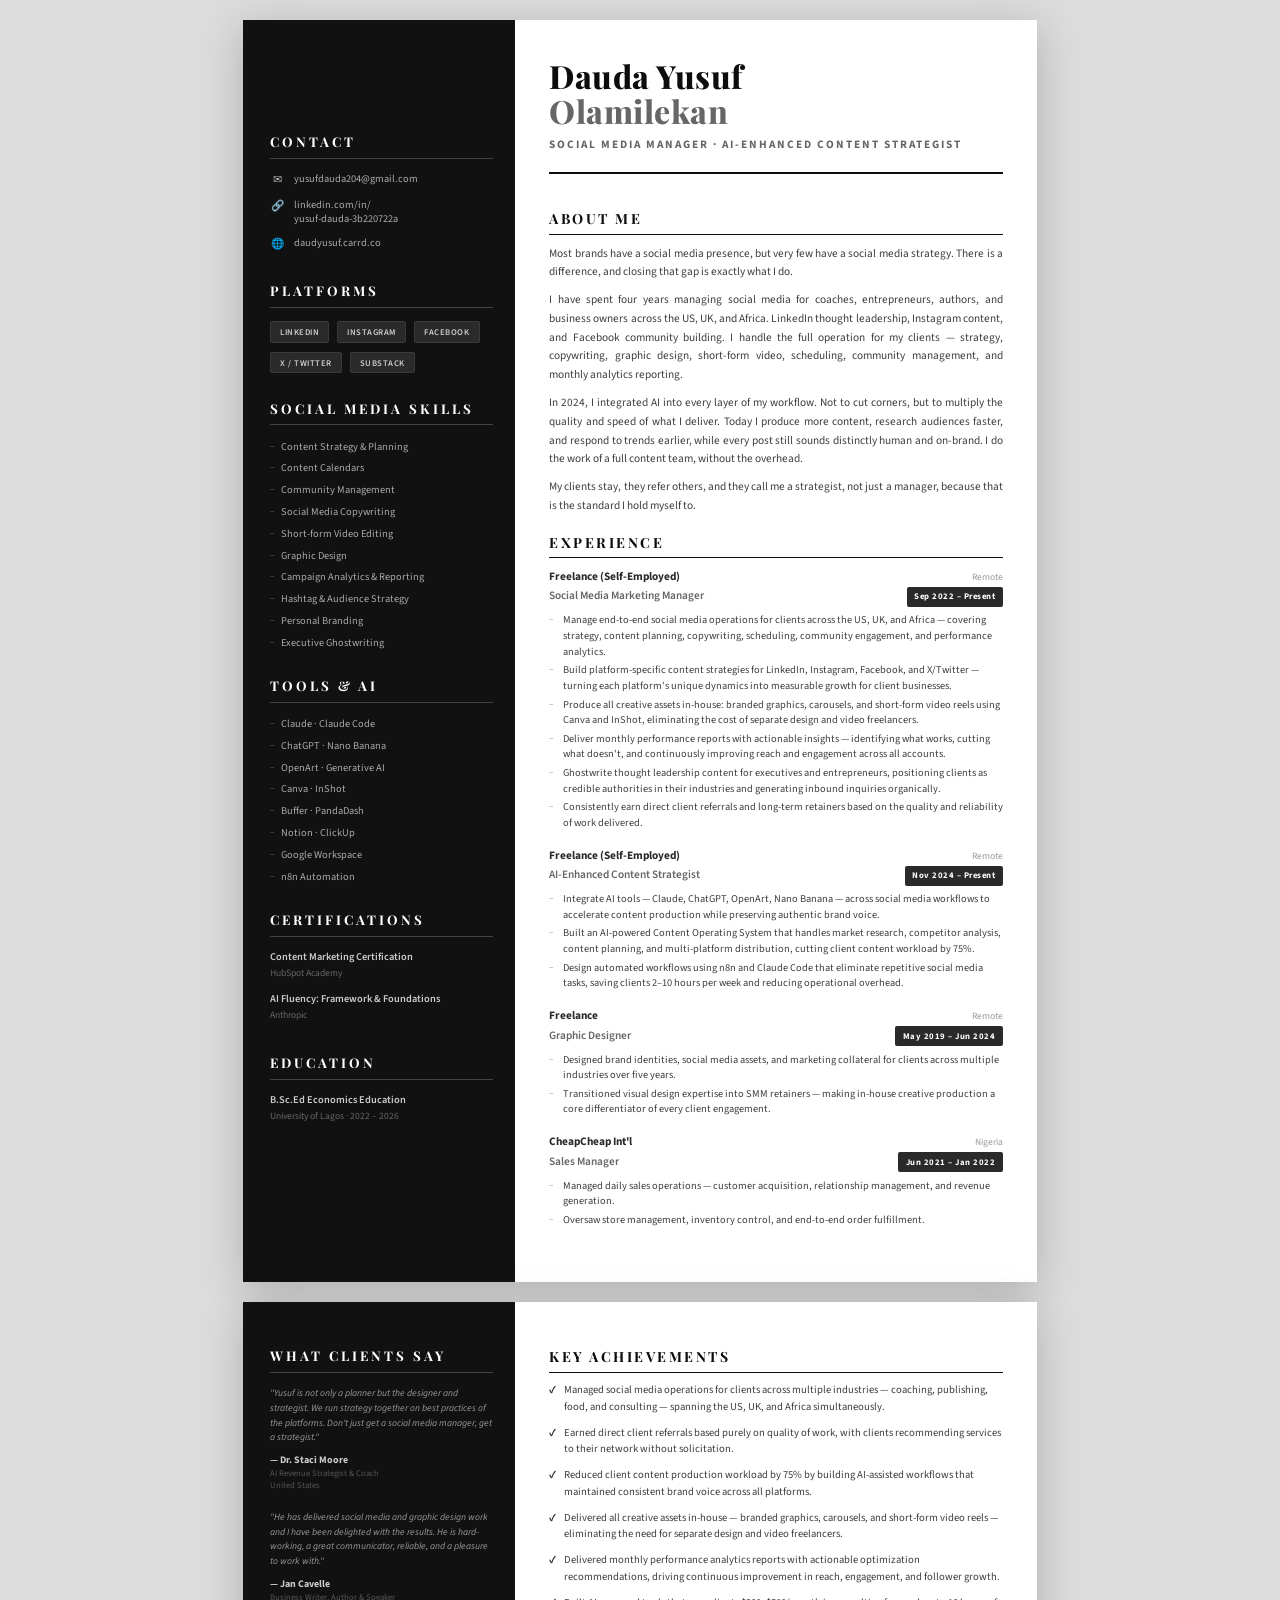
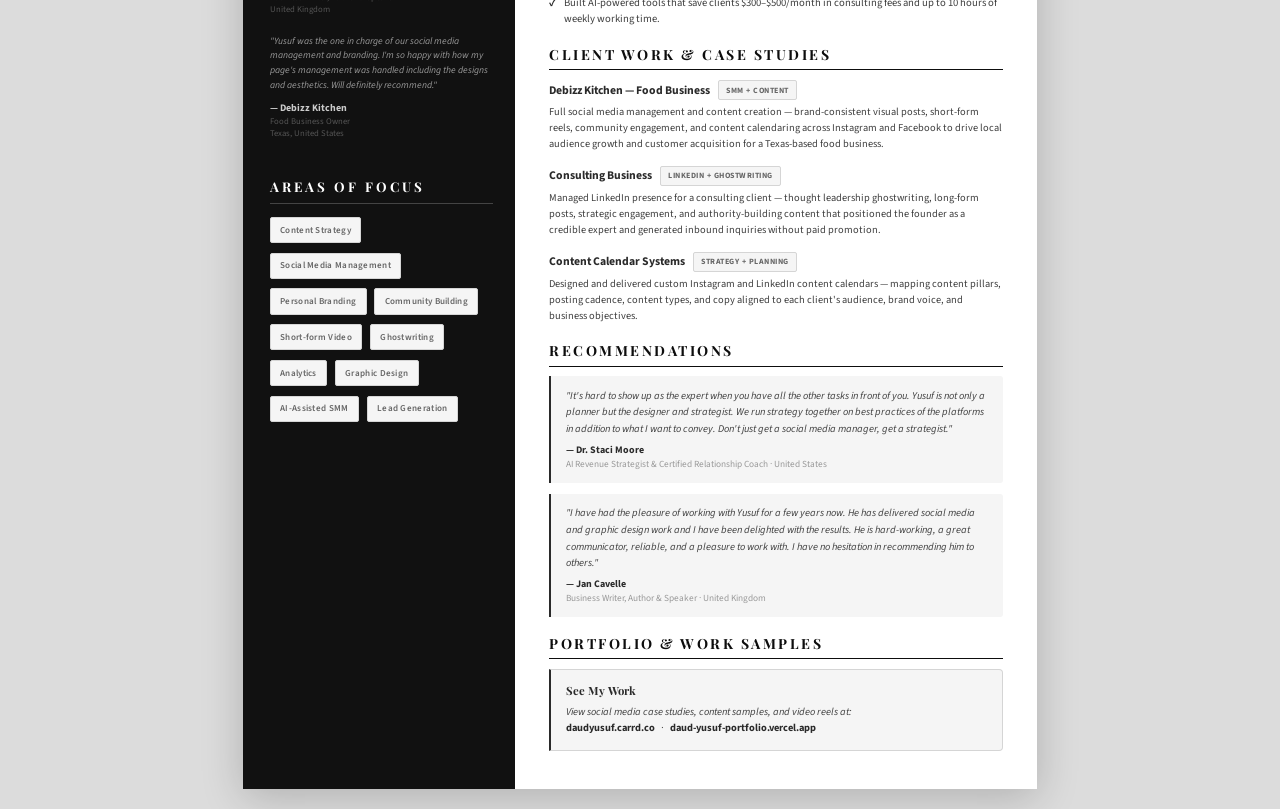
<file: Dauda_Yusuf_SMM_Resume_V1.html>
<!DOCTYPE html>
<html lang="en">
<head>
<meta charset="UTF-8">
<meta name="viewport" content="width=device-width, initial-scale=1.0">
<title>Dauda Yusuf Olamilekan — Social Media Manager Resume</title>
<link href="https://fonts.googleapis.com/css2?family=Playfair+Display:wght@400;600;700;800&family=Source+Sans+Pro:wght@300;400;600;700&display=swap" rel="stylesheet">
<style>
  @page {
    size: A4;
    margin: 0;
  }

  * { margin: 0; padding: 0; box-sizing: border-box; }

  :root {
    --ink:        #0D0D0D;
    --charcoal:   #1C1C1C;
    --dark:       #2A2A2A;
    --body:       #3E3E3E;
    --mid:        #666666;
    --muted:      #999999;
    --silver:     #BBBBBB;
    --rule:       #D5D5D5;
    --bg-light:   #F5F5F5;
    --bg-sidebar: #111111;
    --white:      #FFFFFF;
    --page-width:  210mm;
    --page-height: 296.5mm;
  }

  body {
    font-family: 'Source Sans Pro', sans-serif;
    color: var(--body);
    background: #DCDCDC;
    -webkit-font-smoothing: antialiased;
  }

  .page {
    width: var(--page-width);
    height: var(--page-height);
    margin: 20px auto;
    background: var(--white);
    position: relative;
    overflow: hidden;
    box-shadow: 0 8px 40px rgba(0,0,0,0.2);
    page-break-after: always;
  }

  /* ═══════════════════════════════════════════════════════════════════════
     PAGE 1
     ═══════════════════════════════════════════════════════════════════════ */

  .page-1 {
    display: grid;
    grid-template-columns: 72mm 138mm;
    height: 100%;
  }

  /* ── SIDEBAR ─────────────────────────────────────────────────────────── */
  .sidebar {
    background: var(--bg-sidebar);
    color: var(--white);
    padding: 30mm 6mm 12mm 7mm;
    display: flex;
    flex-direction: column;
    gap: 0;
  }

  .sidebar-section {
    margin-bottom: 5.5mm;
  }

  .sidebar-title {
    font-family: 'Playfair Display', serif;
    font-size: 10pt;
    font-weight: 700;
    color: var(--white);
    text-transform: uppercase;
    letter-spacing: 3px;
    margin-bottom: 3.5mm;
    padding-bottom: 2mm;
    border-bottom: 1px solid #444444;
  }

  .sidebar-item {
    font-size: 7.8pt;
    line-height: 1.55;
    color: #AAAAAA;
    margin-bottom: 1.5mm;
    padding-left: 3mm;
    position: relative;
  }

  .sidebar-item::before {
    content: "–";
    color: #666666;
    position: absolute;
    left: 0;
    font-size: 7pt;
    top: 0;
  }

  .contact-item {
    font-size: 7.8pt;
    color: #AAAAAA;
    margin-bottom: 2.5mm;
    display: flex;
    align-items: flex-start;
    gap: 2.5mm;
    line-height: 1.4;
  }

  .contact-icon {
    color: var(--silver);
    font-size: 8pt;
    flex-shrink: 0;
    margin-top: 1px;
    width: 4mm;
    text-align: center;
  }

  .cert-entry {
    margin-bottom: 3mm;
  }

  .cert-name {
    font-size: 7.8pt;
    font-weight: 600;
    color: #CCCCCC;
    line-height: 1.4;
  }

  .cert-org {
    font-size: 7.2pt;
    color: #666666;
    margin-top: 0.5mm;
  }

  .platform-tag {
    display: inline-block;
    background: #2A2A2A;
    color: #CCCCCC;
    font-size: 6.5pt;
    font-weight: 600;
    padding: 1mm 2.5mm;
    border-radius: 2px;
    margin: 0 1mm 1.5mm 0;
    letter-spacing: 0.5px;
    text-transform: uppercase;
    border: 1px solid #3A3A3A;
  }

  /* ── MAIN ─────────────────────────────────────────────────────────────── */
  .main {
    padding: 10mm 9mm 10mm 9mm;
    display: flex;
    flex-direction: column;
  }

  .header {
    margin-bottom: 5mm;
    padding-bottom: 5mm;
    border-bottom: 2px solid var(--ink);
  }

  .name {
    font-family: 'Playfair Display', serif;
    font-size: 24pt;
    font-weight: 800;
    color: var(--ink);
    letter-spacing: 0.5px;
    line-height: 1.1;
    margin-bottom: 2mm;
  }

  .name-accent {
    color: var(--mid);
  }

  .title-tagline {
    font-size: 8.5pt;
    font-weight: 700;
    color: var(--mid);
    letter-spacing: 2px;
    text-transform: uppercase;
  }

  .section-title {
    font-family: 'Playfair Display', serif;
    font-size: 10.5pt;
    font-weight: 700;
    color: var(--ink);
    text-transform: uppercase;
    letter-spacing: 2.5px;
    margin-top: 4.5mm;
    margin-bottom: 2.5mm;
    padding-bottom: 1.5mm;
    border-bottom: 1.5px solid var(--ink);
    display: flex;
    align-items: center;
    gap: 2mm;
  }

  .objective-text {
    font-size: 8.5pt;
    line-height: 1.65;
    color: var(--body);
    text-align: justify;
    hyphens: auto;
  }

  .objective-text p {
    margin-bottom: 2.5mm;
  }

  .objective-text p:last-child {
    margin-bottom: 0;
  }

  .exp-entry {
    margin-bottom: 3.5mm;
  }

  .exp-header {
    display: flex;
    justify-content: space-between;
    align-items: baseline;
    margin-bottom: 0.5mm;
  }

  .exp-company {
    font-size: 8.5pt;
    font-weight: 700;
    color: var(--dark);
  }

  .exp-location {
    font-size: 7.2pt;
    color: var(--muted);
  }

  .exp-role {
    font-size: 8.5pt;
    font-weight: 600;
    color: var(--mid);
    display: flex;
    justify-content: space-between;
    align-items: baseline;
    margin-bottom: 1.5mm;
  }

  .exp-date-badge {
    background: var(--dark);
    color: var(--white);
    font-size: 6.5pt;
    font-weight: 700;
    padding: 1.5mm 2mm;
    border-radius: 2px;
    letter-spacing: 0.5px;
    line-height: 1;
    white-space: nowrap;
  }

  .exp-bullets {
    list-style: none;
    padding: 0;
  }

  .exp-bullets li {
    font-size: 7.8pt;
    line-height: 1.5;
    color: var(--body);
    margin-bottom: 0.8mm;
    padding-left: 3.5mm;
    position: relative;
  }

  .exp-bullets li::before {
    content: "–";
    color: var(--muted);
    position: absolute;
    left: 0;
    font-size: 7pt;
    top: 0;
  }

  /* ═══════════════════════════════════════════════════════════════════════
     PAGE 2
     ═══════════════════════════════════════════════════════════════════════ */

  .page-2 {
    display: grid;
    grid-template-columns: 72mm 138mm;
    height: 100%;
  }

  .sidebar-p2 {
    background: var(--bg-sidebar);
    color: var(--white);
    padding: 12mm 6mm 12mm 7mm;
    display: flex;
    flex-direction: column;
    gap: 0;
  }

  .main-p2 {
    padding: 12mm 9mm 10mm 9mm;
  }

  .achievement-item {
    font-size: 8pt;
    line-height: 1.55;
    color: var(--body);
    margin-bottom: 2.5mm;
    padding-left: 4mm;
    position: relative;
  }

  .achievement-item::before {
    content: "\2713";
    color: var(--dark);
    font-weight: 700;
    position: absolute;
    left: 0;
    font-size: 8pt;
    top: 0;
  }

  .project-entry {
    margin-bottom: 3.5mm;
  }

  .project-name {
    font-size: 8.8pt;
    font-weight: 700;
    color: var(--dark);
    margin-bottom: 1mm;
    display: flex;
    align-items: center;
    gap: 2mm;
  }

  .project-badge {
    background: var(--bg-light);
    color: var(--mid);
    font-size: 6pt;
    font-weight: 700;
    padding: 1mm 2mm;
    border-radius: 2px;
    letter-spacing: 0.5px;
    text-transform: uppercase;
    border: 1px solid var(--rule);
  }

  .project-desc {
    font-size: 7.8pt;
    line-height: 1.55;
    color: var(--body);
  }

  .testimonial {
    background: var(--bg-light);
    border-left: 2.5px solid var(--dark);
    padding: 3mm 4mm;
    margin-bottom: 3mm;
    border-radius: 0 3px 3px 0;
  }

  .testimonial-quote {
    font-size: 7.8pt;
    font-style: italic;
    line-height: 1.6;
    color: var(--body);
    margin-bottom: 1.5mm;
  }

  .testimonial-author {
    font-size: 7.5pt;
    font-weight: 700;
    color: var(--dark);
  }

  .testimonial-role {
    font-size: 7pt;
    color: var(--muted);
  }

  .interest-tag {
    display: inline-block;
    background: var(--bg-light);
    color: var(--mid);
    font-size: 6.8pt;
    font-weight: 600;
    padding: 1.5mm 2.5mm;
    border-radius: 2px;
    margin: 0 1mm 1.5mm 0;
    letter-spacing: 0.3px;
    border: 1px solid var(--rule);
  }

  .personal-note {
    background: var(--bg-light);
    border: 1px solid var(--rule);
    border-left: 2.5px solid var(--dark);
    padding: 3.5mm 4mm;
    border-radius: 0 4px 4px 0;
    margin-top: 2mm;
  }

  .personal-note-title {
    font-family: 'Playfair Display', serif;
    font-size: 8.5pt;
    font-weight: 700;
    color: var(--dark);
    margin-bottom: 1.5mm;
  }

  .personal-note-text {
    font-size: 7.8pt;
    line-height: 1.6;
    color: var(--body);
    font-style: italic;
  }

  @media print {
    html, body {
      margin: 0;
      padding: 0;
      background: white;
      width: 210mm;
    }
    .page {
      width: 210mm;
      height: 296.5mm;
      margin: 0;
      padding: 0;
      box-shadow: none;
      page-break-after: always;
      page-break-inside: avoid;
      page-break-before: auto;
      overflow: hidden;
    }
    .page:first-child {
      page-break-before: avoid;
    }
  }
</style>
</head>
<body>

<!-- ═══════════════════════════════════════════════════════════════════════
     PAGE 1
     ═══════════════════════════════════════════════════════════════════════ -->
<div class="page page-1">

  <div class="sidebar">

    <div class="sidebar-section">
      <div class="sidebar-title">Contact</div>
      <div class="contact-item">
        <span class="contact-icon">&#9993;</span>
        <span>yusufdauda204@gmail.com</span>
      </div>
      <div class="contact-item">
        <span class="contact-icon">&#128279;</span>
        <span>linkedin.com/in/<br>yusuf-dauda-3b220722a</span>
      </div>
      <div class="contact-item">
        <span class="contact-icon">&#127760;</span>
        <span>daudyusuf.carrd.co</span>
      </div>
    </div>

    <div class="sidebar-section">
      <div class="sidebar-title">Platforms</div>
      <div style="display: flex; flex-wrap: wrap; gap: 1mm; margin-top: 1mm;">
        <span class="platform-tag">LinkedIn</span>
        <span class="platform-tag">Instagram</span>
        <span class="platform-tag">Facebook</span>
        <span class="platform-tag">X / Twitter</span>
        <span class="platform-tag">Substack</span>
      </div>
    </div>

    <div class="sidebar-section">
      <div class="sidebar-title">Social Media Skills</div>
      <div class="sidebar-item">Content Strategy & Planning</div>
      <div class="sidebar-item">Content Calendars</div>
      <div class="sidebar-item">Community Management</div>
      <div class="sidebar-item">Social Media Copywriting</div>
      <div class="sidebar-item">Short-form Video Editing</div>
      <div class="sidebar-item">Graphic Design</div>
      <div class="sidebar-item">Campaign Analytics & Reporting</div>
      <div class="sidebar-item">Hashtag & Audience Strategy</div>
      <div class="sidebar-item">Personal Branding</div>
      <div class="sidebar-item">Executive Ghostwriting</div>
    </div>

    <div class="sidebar-section">
      <div class="sidebar-title">Tools & AI</div>
      <div class="sidebar-item">Claude &middot; Claude Code</div>
      <div class="sidebar-item">ChatGPT &middot; Nano Banana</div>
      <div class="sidebar-item">OpenArt &middot; Generative AI</div>
      <div class="sidebar-item">Canva &middot; InShot</div>
      <div class="sidebar-item">Buffer &middot; PandaDash</div>
      <div class="sidebar-item">Notion &middot; ClickUp</div>
      <div class="sidebar-item">Google Workspace</div>
      <div class="sidebar-item">n8n Automation</div>
    </div>

    <div class="sidebar-section">
      <div class="sidebar-title">Certifications</div>
      <div class="cert-entry">
        <div class="cert-name">Content Marketing Certification</div>
        <div class="cert-org">HubSpot Academy</div>
      </div>
      <div class="cert-entry">
        <div class="cert-name">AI Fluency: Framework & Foundations</div>
        <div class="cert-org">Anthropic</div>
      </div>
    </div>

    <div class="sidebar-section">
      <div class="sidebar-title">Education</div>
      <div class="cert-entry">
        <div class="cert-name">B.Sc.Ed Economics Education</div>
        <div class="cert-org">University of Lagos &middot; 2022 – 2026</div>
      </div>
    </div>

  </div>

  <div class="main">

    <div class="header">
      <div class="name">Dauda Yusuf<br><span class="name-accent">Olamilekan</span></div>
      <div class="title-tagline">Social Media Manager &middot; AI-Enhanced Content Strategist</div>
    </div>

    <div class="section-title">About Me</div>
    <div class="objective-text">
      <p>Most brands have a social media presence, but very few have a social media strategy. There is a difference, and closing that gap is exactly what I do.</p>
      <p>I have spent four years managing social media for coaches, entrepreneurs, authors, and business owners across the US, UK, and Africa. LinkedIn thought leadership, Instagram content, and Facebook community building. I handle the full operation for my clients — strategy, copywriting, graphic design, short-form video, scheduling, community management, and monthly analytics reporting.</p>
      <p>In 2024, I integrated AI into every layer of my workflow. Not to cut corners, but to multiply the quality and speed of what I deliver. Today I produce more content, research audiences faster, and respond to trends earlier, while every post still sounds distinctly human and on-brand. I do the work of a full content team, without the overhead.</p>
      <p>My clients stay, they refer others, and they call me a strategist, not just a manager, because that is the standard I hold myself to.</p>
    </div>

    <div class="section-title">Experience</div>

    <div class="exp-entry">
      <div class="exp-header">
        <span class="exp-company">Freelance (Self-Employed)</span>
        <span class="exp-location">Remote</span>
      </div>
      <div class="exp-role">
        <span>Social Media Marketing Manager</span>
        <span class="exp-date-badge">Sep 2022 – Present</span>
      </div>
      <ul class="exp-bullets">
        <li>Manage end-to-end social media operations for clients across the US, UK, and Africa — covering strategy, content planning, copywriting, scheduling, community engagement, and performance analytics.</li>
        <li>Build platform-specific content strategies for LinkedIn, Instagram, Facebook, and X/Twitter — turning each platform's unique dynamics into measurable growth for client businesses.</li>
        <li>Produce all creative assets in-house: branded graphics, carousels, and short-form video reels using Canva and InShot, eliminating the cost of separate design and video freelancers.</li>
        <li>Deliver monthly performance reports with actionable insights — identifying what works, cutting what doesn't, and continuously improving reach and engagement across all accounts.</li>
        <li>Ghostwrite thought leadership content for executives and entrepreneurs, positioning clients as credible authorities in their industries and generating inbound inquiries organically.</li>
        <li>Consistently earn direct client referrals and long-term retainers based on the quality and reliability of work delivered.</li>
      </ul>
    </div>

    <div class="exp-entry">
      <div class="exp-header">
        <span class="exp-company">Freelance (Self-Employed)</span>
        <span class="exp-location">Remote</span>
      </div>
      <div class="exp-role">
        <span>AI-Enhanced Content Strategist</span>
        <span class="exp-date-badge">Nov 2024 – Present</span>
      </div>
      <ul class="exp-bullets">
        <li>Integrate AI tools — Claude, ChatGPT, OpenArt, Nano Banana — across social media workflows to accelerate content production while preserving authentic brand voice.</li>
        <li>Built an AI-powered Content Operating System that handles market research, competitor analysis, content planning, and multi-platform distribution, cutting client content workload by 75%.</li>
        <li>Design automated workflows using n8n and Claude Code that eliminate repetitive social media tasks, saving clients 2–10 hours per week and reducing operational overhead.</li>
      </ul>
    </div>

    <div class="exp-entry">
      <div class="exp-header">
        <span class="exp-company">Freelance</span>
        <span class="exp-location">Remote</span>
      </div>
      <div class="exp-role">
        <span>Graphic Designer</span>
        <span class="exp-date-badge">May 2019 – Jun 2024</span>
      </div>
      <ul class="exp-bullets">
        <li>Designed brand identities, social media assets, and marketing collateral for clients across multiple industries over five years.</li>
        <li>Transitioned visual design expertise into SMM retainers — making in-house creative production a core differentiator of every client engagement.</li>
      </ul>
    </div>

    <div class="exp-entry">
      <div class="exp-header">
        <span class="exp-company">CheapCheap Int'l</span>
        <span class="exp-location">Nigeria</span>
      </div>
      <div class="exp-role">
        <span>Sales Manager</span>
        <span class="exp-date-badge">Jun 2021 – Jan 2022</span>
      </div>
      <ul class="exp-bullets">
        <li>Managed daily sales operations — customer acquisition, relationship management, and revenue generation.</li>
        <li>Oversaw store management, inventory control, and end-to-end order fulfillment.</li>
      </ul>
    </div>

  </div>
</div>

<!-- ═══════════════════════════════════════════════════════════════════════
     PAGE 2
     ═══════════════════════════════════════════════════════════════════════ -->
<div class="page page-2">

  <div class="sidebar-p2">

    <div class="sidebar-section">
      <div class="sidebar-title">What Clients Say</div>

      <div style="margin-bottom: 5mm;">
        <div style="font-size: 7.2pt; font-style: italic; color: #999999; line-height: 1.55; margin-bottom: 2mm;">
          "Yusuf is not only a planner but the designer and strategist. We run strategy together on best practices of the platforms. Don't just get a social media manager, get a strategist."
        </div>
        <div style="font-size: 7.5pt; font-weight: 700; color: #CCCCCC;">— Dr. Staci Moore</div>
        <div style="font-size: 6.5pt; color: #555555;">AI Revenue Strategist & Coach</div>
        <div style="font-size: 6.5pt; color: #555555;">United States</div>
      </div>

      <div style="margin-bottom: 5mm;">
        <div style="font-size: 7.2pt; font-style: italic; color: #999999; line-height: 1.55; margin-bottom: 2mm;">
          "He has delivered social media and graphic design work and I have been delighted with the results. He is hard-working, a great communicator, reliable, and a pleasure to work with."
        </div>
        <div style="font-size: 7.5pt; font-weight: 700; color: #CCCCCC;">— Jan Cavelle</div>
        <div style="font-size: 6.5pt; color: #555555;">Business Writer, Author & Speaker</div>
        <div style="font-size: 6.5pt; color: #555555;">United Kingdom</div>
      </div>

      <div style="margin-bottom: 5mm;">
        <div style="font-size: 7.2pt; font-style: italic; color: #999999; line-height: 1.55; margin-bottom: 2mm;">
          "Yusuf was the one in charge of our social media management and branding. I'm so happy with how my page's management was handled including the designs and aesthetics. Will definitely recommend."
        </div>
        <div style="font-size: 7.5pt; font-weight: 700; color: #CCCCCC;">— Debizz Kitchen</div>
        <div style="font-size: 6.5pt; color: #555555;">Food Business Owner</div>
        <div style="font-size: 6.5pt; color: #555555;">Texas, United States</div>
      </div>
    </div>

    <div class="sidebar-section">
      <div class="sidebar-title">Areas of Focus</div>
      <div style="display: flex; flex-wrap: wrap; gap: 1mm;">
        <span class="interest-tag">Content Strategy</span>
        <span class="interest-tag">Social Media Management</span>
        <span class="interest-tag">Personal Branding</span>
        <span class="interest-tag">Community Building</span>
        <span class="interest-tag">Short-form Video</span>
        <span class="interest-tag">Ghostwriting</span>
        <span class="interest-tag">Analytics</span>
        <span class="interest-tag">Graphic Design</span>
        <span class="interest-tag">AI-Assisted SMM</span>
        <span class="interest-tag">Lead Generation</span>
      </div>
    </div>

  </div>

  <div class="main-p2">

    <div class="section-title" style="margin-top: 0;">Key Achievements</div>

    <div class="achievement-item">Managed social media operations for clients across multiple industries — coaching, publishing, food, and consulting — spanning the US, UK, and Africa simultaneously.</div>
    <div class="achievement-item">Earned direct client referrals based purely on quality of work, with clients recommending services to their network without solicitation.</div>
    <div class="achievement-item">Reduced client content production workload by 75% by building AI-assisted workflows that maintained consistent brand voice across all platforms.</div>
    <div class="achievement-item">Delivered all creative assets in-house — branded graphics, carousels, and short-form video reels — eliminating the need for separate design and video freelancers.</div>
    <div class="achievement-item">Delivered monthly performance analytics reports with actionable optimization recommendations, driving continuous improvement in reach, engagement, and follower growth.</div>
    <div class="achievement-item">Built AI-powered tools that save clients $300–$500/month in consulting fees and up to 10 hours of weekly working time.</div>

    <div class="section-title">Client Work & Case Studies</div>

    <div class="project-entry">
      <div class="project-name">Debizz Kitchen — Food Business <span class="project-badge">SMM + Content</span></div>
      <div class="project-desc">Full social media management and content creation — brand-consistent visual posts, short-form reels, community engagement, and content calendaring across Instagram and Facebook to drive local audience growth and customer acquisition for a Texas-based food business.</div>
    </div>

    <div class="project-entry">
      <div class="project-name">Consulting Business <span class="project-badge">LinkedIn + Ghostwriting</span></div>
      <div class="project-desc">Managed LinkedIn presence for a consulting client — thought leadership ghostwriting, long-form posts, strategic engagement, and authority-building content that positioned the founder as a credible expert and generated inbound inquiries without paid promotion.</div>
    </div>

    <div class="project-entry">
      <div class="project-name">Content Calendar Systems <span class="project-badge">Strategy + Planning</span></div>
      <div class="project-desc">Designed and delivered custom Instagram and LinkedIn content calendars — mapping content pillars, posting cadence, content types, and copy aligned to each client's audience, brand voice, and business objectives.</div>
    </div>

    <div class="section-title">Recommendations</div>

    <div class="testimonial">
      <div class="testimonial-quote">"It's hard to show up as the expert when you have all the other tasks in front of you. Yusuf is not only a planner but the designer and strategist. We run strategy together on best practices of the platforms in addition to what I want to convey. Don't just get a social media manager, get a strategist."</div>
      <div class="testimonial-author">— Dr. Staci Moore</div>
      <div class="testimonial-role">AI Revenue Strategist & Certified Relationship Coach &middot; United States</div>
    </div>

    <div class="testimonial">
      <div class="testimonial-quote">"I have had the pleasure of working with Yusuf for a few years now. He has delivered social media and graphic design work and I have been delighted with the results. He is hard-working, a great communicator, reliable, and a pleasure to work with. I have no hesitation in recommending him to others."</div>
      <div class="testimonial-author">— Jan Cavelle</div>
      <div class="testimonial-role">Business Writer, Author & Speaker &middot; United Kingdom</div>
    </div>

    <div class="section-title">Portfolio & Work Samples</div>

    <div class="personal-note">
      <div class="personal-note-title">See My Work</div>
      <div class="personal-note-text">
        View social media case studies, content samples, and video reels at:<br>
        <span style="font-style: normal; font-weight: 700; color: var(--dark);">daudyusuf.carrd.co</span>
        &nbsp;&nbsp;·&nbsp;&nbsp;
        <span style="font-style: normal; font-weight: 700; color: var(--dark);">daud-yusuf-portfolio.vercel.app</span>
      </div>
    </div>

  </div>
</div>

</body>
</html>
</file>
<file: css/style.css>
/* ================================================================
   DAUDA YUSUF OLAMILEKAN — PORTFOLIO
   style.css
   ================================================================ */

/* ── GOOGLE FONTS ─────────────────────────────────────────────── */
@import url('https://fonts.googleapis.com/css2?family=Andika:ital,wght@0,400;0,700;1,400;1,700&display=swap');

/* ── VARIABLES ────────────────────────────────────────────────── */
:root {
  --accent:       #C8703F;
  --accent-light: #E8A872;
  --accent-pale:  #FFF5ED;
  --accent-dark:  #8B4D2A;
  --black:        #1A1A1A;
  --dark:         #2D2D2D;
  --sidebar-bg:   #1E1E1E;
  --bg-light:     #F7F5F3;
  --body-text:    #3D3D3D;
  --muted:        #8A8A8A;
  --rule:         #D9D9D9;
  --white:        #FFFFFF;

  --font-heading: 'Andika', sans-serif;
  --font-body:    'Andika', sans-serif;

  --nav-h:        72px;
  --container:    1160px;
  --radius:       6px;
  --transition:   0.3s ease;
}

/* ── RESET & BASE ─────────────────────────────────────────────── */
*, *::before, *::after { margin: 0; padding: 0; box-sizing: border-box; }

html { scroll-behavior: smooth; font-size: 16px; }

body {
  font-family: var(--font-body);
  color: var(--body-text);
  background: var(--bg-light);
  -webkit-font-smoothing: antialiased;
  overflow-x: hidden;
}

img { display: block; max-width: 100%; }
a  { text-decoration: none; color: inherit; }
ul { list-style: none; }

/* ── CONTAINER ────────────────────────────────────────────────── */
.container {
  width: 90%;
  max-width: var(--container);
  margin: 0 auto;
}

/* ── SECTION WRAPPER ──────────────────────────────────────────── */
.section { padding: 100px 0; }
.section--dark { background: var(--sidebar-bg); color: var(--white); }
.section--light { background: var(--bg-light); color: var(--body-text); }

/* ── SECTION LABEL (overline) ─────────────────────────────────── */
.section-label {
  font-family: var(--font-body);
  font-size: 11px;
  font-weight: 700;
  letter-spacing: 3px;
  text-transform: uppercase;
  color: var(--accent);
  margin-bottom: 12px;
}

/* ── SECTION HEADING ──────────────────────────────────────────── */
.section-heading {
  font-family: var(--font-heading);
  font-size: clamp(28px, 4vw, 44px);
  font-weight: 800;
  line-height: 1.15;
  color: inherit;
  margin-bottom: 16px;
}

.section-heading .accent { color: var(--accent); }

.section-subhead {
  font-size: 17px;
  line-height: 1.7;
  color: var(--muted);
  max-width: 560px;
  margin-bottom: 56px;
}

.section--dark .section-subhead { color: #9A9A9A; }

/* ── ACCENT RULE ──────────────────────────────────────────────── */
.accent-rule {
  width: 48px;
  height: 3px;
  background: var(--accent);
  border-radius: 2px;
  margin-bottom: 40px;
}

/* ── FADE-IN ANIMATION ────────────────────────────────────────── */
.fade-in {
  opacity: 0;
  transform: translateY(28px);
  transition: opacity 0.65s ease, transform 0.65s ease;
}
.fade-in.is-visible {
  opacity: 1;
  transform: translateY(0);
}
.fade-in.delay-1 { transition-delay: 0.1s; }
.fade-in.delay-2 { transition-delay: 0.2s; }
.fade-in.delay-3 { transition-delay: 0.3s; }
.fade-in.delay-4 { transition-delay: 0.4s; }

/* ================================================================
   NAVIGATION
   ================================================================ */
.nav {
  position: fixed;
  top: 0; left: 0; right: 0;
  z-index: 1000;
  height: var(--nav-h);
  display: flex;
  align-items: center;
  background: transparent;
  transition: background var(--transition), box-shadow var(--transition), height var(--transition);
}

.nav.scrolled {
  background: rgba(18, 18, 18, 0.97);
  backdrop-filter: blur(12px);
  box-shadow: 0 2px 24px rgba(0,0,0,0.3);
  height: 60px;
}

.nav__inner {
  width: 90%;
  max-width: var(--container);
  margin: 0 auto;
  display: flex;
  align-items: center;
  justify-content: space-between;
}

.nav__logo {
  font-family: var(--font-heading);
  font-size: 22px;
  font-weight: 800;
  color: var(--accent);
  letter-spacing: 1px;
}

.nav__links {
  display: flex;
  align-items: center;
  gap: 36px;
}

.nav__links a {
  font-size: 13px;
  font-weight: 600;
  letter-spacing: 1.5px;
  text-transform: uppercase;
  color: rgba(255,255,255,0.75);
  position: relative;
  transition: color var(--transition);
}

.nav__links a::after {
  content: '';
  position: absolute;
  bottom: -4px; left: 0;
  width: 0; height: 2px;
  background: var(--accent);
  transition: width var(--transition);
}

.nav__links a:hover,
.nav__links a.active {
  color: var(--white);
}

.nav__links a:hover::after,
.nav__links a.active::after {
  width: 100%;
}

/* Hamburger */
.nav__hamburger {
  display: none;
  flex-direction: column;
  gap: 5px;
  cursor: pointer;
  padding: 4px;
}
.nav__hamburger span {
  display: block;
  width: 24px; height: 2px;
  background: var(--white);
  border-radius: 2px;
  transition: var(--transition);
}
.nav__hamburger.open span:nth-child(1) { transform: translateY(7px) rotate(45deg); }
.nav__hamburger.open span:nth-child(2) { opacity: 0; }
.nav__hamburger.open span:nth-child(3) { transform: translateY(-7px) rotate(-45deg); }

/* Mobile nav drawer */
.nav__mobile {
  display: none;
  position: fixed;
  top: 0; left: 0; right: 0; bottom: 0;
  background: rgba(18,18,18,0.98);
  z-index: 999;
  flex-direction: column;
  align-items: center;
  justify-content: center;
  gap: 40px;
  opacity: 0;
  pointer-events: none;
  transition: opacity 0.3s ease;
}
.nav__mobile.open {
  opacity: 1;
  pointer-events: all;
}
.nav__mobile a {
  font-family: var(--font-heading);
  font-size: 28px;
  font-weight: 700;
  color: var(--white);
  transition: color var(--transition);
}
.nav__mobile a:hover { color: var(--accent); }

/* ================================================================
   HERO
   ================================================================ */
.hero {
  min-height: 100vh;
  background: var(--sidebar-bg);
  display: flex;
  align-items: center;
  position: relative;
  overflow: hidden;
}

/* dot-grid texture */
.hero::before {
  content: '';
  position: absolute;
  inset: 0;
  background-image: radial-gradient(circle, rgba(200,112,63,0.12) 1px, transparent 1px);
  background-size: 32px 32px;
  pointer-events: none;
}

/* accent glow blob */
.hero::after {
  content: '';
  position: absolute;
  top: -200px; right: -200px;
  width: 600px; height: 600px;
  background: radial-gradient(circle, rgba(200,112,63,0.08) 0%, transparent 70%);
  pointer-events: none;
}

.hero__inner {
  width: 90%;
  max-width: var(--container);
  margin: 0 auto;
  display: grid;
  grid-template-columns: 1fr 420px;
  align-items: center;
  gap: 64px;
  padding-top: var(--nav-h);
}

.hero__label {
  font-size: 11px;
  font-weight: 700;
  letter-spacing: 4px;
  text-transform: uppercase;
  color: var(--accent);
  margin-bottom: 20px;
}

.hero__name {
  font-family: var(--font-heading);
  font-size: clamp(36px, 6vw, 72px);
  font-weight: 800;
  color: var(--white);
  line-height: 1.08;
  margin-bottom: 8px;
}

.hero__name .accent { color: var(--accent); }

/* animated underline */
.hero__name-line {
  display: block;
  width: 0;
  height: 4px;
  background: var(--accent);
  border-radius: 2px;
  margin: 16px 0 28px;
  animation: expandLine 1s ease 0.6s forwards;
}
@keyframes expandLine {
  to { width: 80px; }
}

.hero__tagline {
  font-size: clamp(14px, 1.8vw, 18px);
  font-weight: 600;
  letter-spacing: 1.5px;
  text-transform: uppercase;
  color: var(--accent-light);
  margin-bottom: 28px;
}

.hero__bio {
  font-size: 17px;
  line-height: 1.75;
  color: rgba(255,255,255,0.65);
  max-width: 520px;
  margin-bottom: 44px;
}

.hero__ctas {
  display: flex;
  gap: 16px;
  flex-wrap: wrap;
}

.btn {
  display: inline-flex;
  align-items: center;
  gap: 8px;
  padding: 14px 32px;
  border-radius: var(--radius);
  font-family: var(--font-body);
  font-size: 14px;
  font-weight: 700;
  letter-spacing: 1px;
  text-transform: uppercase;
  cursor: pointer;
  transition: all var(--transition);
  border: 2px solid transparent;
}

.btn--primary {
  background: var(--accent);
  color: var(--white);
}
.btn--primary:hover {
  background: var(--accent-dark);
  transform: translateY(-2px);
  box-shadow: 0 8px 24px rgba(200,112,63,0.35);
}

.btn--outline {
  background: transparent;
  color: var(--white);
  border-color: rgba(255,255,255,0.35);
}
.btn--outline:hover {
  border-color: var(--accent);
  color: var(--accent);
  transform: translateY(-2px);
}

/* Headshot */
.hero__photo-wrap {
  display: flex;
  justify-content: center;
  align-items: center;
  position: relative;
}

.hero__photo-ring {
  position: relative;
  width: 360px;
  height: 360px;
  flex-shrink: 0;
}

.hero__photo-ring::before {
  content: '';
  position: absolute;
  inset: -8px;
  border-radius: 50%;
  border: 3px solid var(--accent);
  opacity: 0.6;
  animation: pulse-ring 3s ease-in-out infinite;
}

.hero__photo-ring::after {
  content: '';
  position: absolute;
  inset: -20px;
  border-radius: 50%;
  border: 1px solid rgba(200,112,63,0.2);
}

@keyframes pulse-ring {
  0%, 100% { transform: scale(1); opacity: 0.6; }
  50%       { transform: scale(1.03); opacity: 0.9; }
}

.hero__photo {
  width: 100%;
  height: 100%;
  border-radius: 50%;
  object-fit: cover;
  object-position: center top;
  border: 4px solid var(--accent);
  position: relative;
  z-index: 1;
}

.hero__scroll-hint {
  position: absolute;
  bottom: 36px;
  left: 50%;
  transform: translateX(-50%);
  display: flex;
  flex-direction: column;
  align-items: center;
  gap: 8px;
  color: rgba(255,255,255,0.35);
  font-size: 11px;
  letter-spacing: 2px;
  text-transform: uppercase;
  animation: bounce 2s ease-in-out infinite;
}

.hero__scroll-hint svg { opacity: 0.5; }

@keyframes bounce {
  0%, 100% { transform: translateX(-50%) translateY(0); }
  50%       { transform: translateX(-50%) translateY(6px); }
}

/* ================================================================
   ABOUT
   ================================================================ */
.about__grid {
  display: grid;
  grid-template-columns: 1fr 1fr;
  gap: 72px;
  align-items: start;
}

.about__stats {
  display: grid;
  grid-template-columns: 1fr 1fr;
  gap: 20px;
  margin-bottom: 36px;
}

.stat-card {
  background: var(--white);
  border: 1px solid var(--rule);
  border-top: 3px solid var(--accent);
  border-radius: var(--radius);
  padding: 24px 20px;
  text-align: center;
}

.stat-card__number {
  font-family: var(--font-heading);
  font-size: 38px;
  font-weight: 800;
  color: var(--accent);
  line-height: 1;
  margin-bottom: 8px;
}

.stat-card__label {
  font-size: 12px;
  font-weight: 600;
  letter-spacing: 1px;
  text-transform: uppercase;
  color: var(--muted);
  line-height: 1.4;
}

.about__bio {
  font-size: 17px;
  line-height: 1.8;
  color: var(--body-text);
  margin-bottom: 28px;
}

.about__note {
  background: var(--white);
  border-left: 4px solid var(--accent);
  border-radius: 0 var(--radius) var(--radius) 0;
  padding: 24px 28px;
  margin-top: 8px;
}

.about__note-title {
  font-family: var(--font-heading);
  font-size: 15px;
  font-weight: 700;
  color: var(--accent-dark);
  margin-bottom: 10px;
}

.about__note-text {
  font-size: 15px;
  line-height: 1.75;
  color: var(--body-text);
  font-style: italic;
}

/* ================================================================
   SERVICES
   ================================================================ */
.services__grid {
  display: grid;
  grid-template-columns: repeat(2, 1fr);
  gap: 24px;
}

.service-card {
  background: rgba(255,255,255,0.04);
  border: 1px solid rgba(255,255,255,0.08);
  border-radius: var(--radius);
  padding: 36px 32px;
  transition: all var(--transition);
  position: relative;
  overflow: hidden;
}

.service-card::before {
  content: '';
  position: absolute;
  inset: 0;
  border-radius: var(--radius);
  border: 1px solid var(--accent);
  opacity: 0;
  transition: opacity var(--transition);
}

.service-card:hover {
  background: rgba(200,112,63,0.06);
  transform: translateY(-4px);
  box-shadow: 0 16px 40px rgba(0,0,0,0.3);
}

.service-card:hover::before { opacity: 1; }

.service-card__icon {
  font-size: 36px;
  margin-bottom: 20px;
  display: block;
}

.service-card__title {
  font-family: var(--font-heading);
  font-size: 22px;
  font-weight: 700;
  color: var(--white);
  margin-bottom: 12px;
}

.service-card__desc {
  font-size: 15px;
  line-height: 1.7;
  color: rgba(255,255,255,0.6);
}

.service-card__tag {
  display: inline-block;
  margin-top: 20px;
  font-size: 11px;
  font-weight: 700;
  letter-spacing: 1.5px;
  text-transform: uppercase;
  color: var(--accent-light);
}

/* ================================================================
   EXPERIENCE
   ================================================================ */
.experience__timeline {
  position: relative;
  padding-left: 36px;
}

.experience__timeline::before {
  content: '';
  position: absolute;
  left: 0; top: 8px; bottom: 0;
  width: 2px;
  background: linear-gradient(to bottom, var(--accent), transparent);
}

.exp-item {
  position: relative;
  margin-bottom: 52px;
}

.exp-item::before {
  content: '';
  position: absolute;
  left: -42px;
  top: 8px;
  width: 12px;
  height: 12px;
  border-radius: 50%;
  background: var(--accent);
  border: 2px solid var(--bg-light);
  box-shadow: 0 0 0 3px rgba(200,112,63,0.25);
}

.exp-item__header {
  display: flex;
  align-items: flex-start;
  justify-content: space-between;
  flex-wrap: wrap;
  gap: 8px;
  margin-bottom: 6px;
}

.exp-item__company {
  font-family: var(--font-body);
  font-size: 13px;
  font-weight: 700;
  letter-spacing: 1px;
  text-transform: uppercase;
  color: var(--muted);
}

.exp-item__date {
  background: var(--accent);
  color: var(--white);
  font-size: 11px;
  font-weight: 700;
  letter-spacing: 0.5px;
  padding: 4px 10px;
  border-radius: 3px;
  white-space: nowrap;
}

.exp-item__role {
  font-family: var(--font-heading);
  font-size: 22px;
  font-weight: 700;
  color: var(--black);
  margin-bottom: 16px;
}

.exp-item__bullets {
  display: flex;
  flex-direction: column;
  gap: 8px;
}

.exp-item__bullets li {
  font-size: 15px;
  line-height: 1.65;
  color: var(--body-text);
  padding-left: 18px;
  position: relative;
}

.exp-item__bullets li::before {
  content: '';
  position: absolute;
  left: 0; top: 9px;
  width: 6px; height: 6px;
  border-radius: 50%;
  background: var(--accent);
  flex-shrink: 0;
}

/* ================================================================
   SKILLS
   ================================================================ */
.skills__grid {
  display: grid;
  grid-template-columns: repeat(3, 1fr);
  gap: 40px;
}

.skills__panel-title {
  font-family: var(--font-heading);
  font-size: 20px;
  font-weight: 700;
  color: var(--white);
  margin-bottom: 24px;
  padding-bottom: 12px;
  border-bottom: 2px solid rgba(200,112,63,0.4);
}

.skills__chips {
  display: flex;
  flex-wrap: wrap;
  gap: 10px;
}

.chip {
  display: inline-flex;
  align-items: center;
  padding: 8px 16px;
  border-radius: 100px;
  font-size: 13px;
  font-weight: 600;
  border: 1.5px solid rgba(200,112,63,0.45);
  color: rgba(255,255,255,0.8);
  background: rgba(200,112,63,0.06);
  transition: all var(--transition);
  cursor: default;
}

.chip:hover {
  background: var(--accent);
  border-color: var(--accent);
  color: var(--white);
  transform: translateY(-2px);
}

/* ================================================================
   AI TOOLS & PROJECTS
   ================================================================ */
.projects__grid {
  display: grid;
  grid-template-columns: repeat(2, 1fr);
  gap: 28px;
}

.project-card {
  background: var(--white);
  border-radius: var(--radius);
  border-left: 4px solid var(--accent);
  padding: 32px 28px;
  box-shadow: 0 2px 16px rgba(0,0,0,0.06);
  transition: all var(--transition);
}

.project-card:hover {
  transform: translateY(-4px);
  box-shadow: 0 12px 36px rgba(200,112,63,0.14);
}

.project-card__header {
  display: flex;
  align-items: center;
  justify-content: space-between;
  flex-wrap: wrap;
  gap: 10px;
  margin-bottom: 14px;
}

.project-card__name {
  font-family: var(--font-heading);
  font-size: 21px;
  font-weight: 700;
  color: var(--black);
}

.project-card__badge {
  background: var(--accent-pale);
  color: var(--accent-dark);
  font-size: 10px;
  font-weight: 700;
  letter-spacing: 1px;
  text-transform: uppercase;
  padding: 4px 10px;
  border-radius: 3px;
}

.project-card__desc {
  font-size: 15px;
  line-height: 1.7;
  color: var(--body-text);
}

/* ================================================================
   VIDEO DEMOS
   ================================================================ */
.demos__grid {
  display: grid;
  grid-template-columns: 1fr 1fr;
  gap: 40px;
}

.demos__grid .demo-block:nth-child(3):last-child {
  grid-column: 1 / -1;
  max-width: 680px;
  margin-inline: auto;
  width: 100%;
}

.demo-block__title {
  font-family: var(--font-heading);
  font-size: 24px;
  font-weight: 700;
  color: var(--accent-light);
  margin-bottom: 16px;
}

.demo-block__video,
.demo-block__video iframe {
  width: 100%;
  border-radius: var(--radius);
  background: #111;
  outline: 2px solid rgba(200,112,63,0.25);
  display: block;
  aspect-ratio: 16/9;
  object-fit: cover;
}

.demo-block__meta {
  margin-top: 20px;
}

.demo-block__desc-label {
  font-size: 11px;
  font-weight: 700;
  letter-spacing: 2px;
  text-transform: uppercase;
  color: var(--accent);
  margin-bottom: 6px;
}

.demo-block__desc {
  font-size: 15px;
  line-height: 1.7;
  color: rgba(255,255,255,0.7);
  margin-bottom: 20px;
}

.demo-block__problem {
  background: rgba(200,112,63,0.08);
  border-left: 3px solid var(--accent);
  border-radius: 0 var(--radius) var(--radius) 0;
  padding: 16px 20px;
}

.demo-block__problem-label {
  font-size: 11px;
  font-weight: 700;
  letter-spacing: 2px;
  text-transform: uppercase;
  color: var(--accent-light);
  margin-bottom: 6px;
}

.demo-block__problem-text {
  font-size: 15px;
  line-height: 1.7;
  color: rgba(255,255,255,0.7);
}

/* ================================================================
   CERTIFICATIONS
   ================================================================ */
.certs__grid {
  display: grid;
  grid-template-columns: repeat(2, 1fr);
  gap: 28px;
  max-width: 800px;
}

.cert-card {
  background: var(--white);
  border-radius: var(--radius);
  border-top: 4px solid var(--accent);
  padding: 32px 28px;
  box-shadow: 0 2px 16px rgba(0,0,0,0.06);
  display: flex;
  flex-direction: column;
  gap: 12px;
  transition: all var(--transition);
}

.cert-card:hover {
  transform: translateY(-4px);
  box-shadow: 0 12px 32px rgba(200,112,63,0.12);
}

.cert-card__icon {
  font-size: 32px;
}

.cert-card__name {
  font-family: var(--font-heading);
  font-size: 18px;
  font-weight: 700;
  color: var(--black);
  line-height: 1.3;
}

.cert-card__org {
  font-size: 13px;
  font-weight: 600;
  letter-spacing: 1px;
  text-transform: uppercase;
  color: var(--accent);
}

/* ================================================================
   TESTIMONIALS
   ================================================================ */
.testimonials__grid {
  display: grid;
  grid-template-columns: 1fr 1fr;
  gap: 32px;
}

.testimonial-card {
  background: rgba(255,255,255,0.04);
  border-left: 4px solid var(--accent);
  border-radius: 0 var(--radius) var(--radius) 0;
  padding: 36px 32px;
  transition: all var(--transition);
}

.testimonial-card:hover {
  background: rgba(200,112,63,0.06);
}

.testimonial-card__quote-mark {
  font-family: var(--font-heading);
  font-size: 64px;
  color: var(--accent);
  line-height: 0.6;
  margin-bottom: 24px;
  opacity: 0.6;
  display: block;
}

.testimonial-card__text {
  font-size: 16px;
  font-style: italic;
  line-height: 1.8;
  color: rgba(255,255,255,0.75);
  margin-bottom: 28px;
}

.testimonial-card__author {
  font-size: 15px;
  font-weight: 700;
  color: var(--accent-light);
  margin-bottom: 4px;
}

.testimonial-card__role {
  font-size: 13px;
  color: var(--muted);
}

/* ================================================================
   CONTACT
   ================================================================ */
.contact {
  padding: 120px 0;
  text-align: center;
  background: var(--sidebar-bg);
  position: relative;
  overflow: hidden;
}

.contact::before {
  content: '';
  position: absolute;
  bottom: -200px; left: 50%;
  transform: translateX(-50%);
  width: 700px; height: 700px;
  background: radial-gradient(circle, rgba(200,112,63,0.07) 0%, transparent 65%);
  pointer-events: none;
}

.contact .section-heading { color: var(--white); }

.contact__sub {
  font-size: 17px;
  line-height: 1.7;
  color: rgba(255,255,255,0.5);
  max-width: 480px;
  margin: 0 auto 48px;
}

.contact__buttons {
  display: flex;
  align-items: center;
  justify-content: center;
  gap: 20px;
  flex-wrap: wrap;
}

.contact__btn {
  display: inline-flex;
  align-items: center;
  gap: 10px;
  padding: 16px 36px;
  border-radius: var(--radius);
  font-size: 14px;
  font-weight: 700;
  letter-spacing: 1px;
  text-transform: uppercase;
  transition: all var(--transition);
  border: 2px solid transparent;
}

.contact__btn--email {
  background: var(--accent);
  color: var(--white);
}
.contact__btn--email:hover {
  background: var(--accent-dark);
  transform: translateY(-2px);
  box-shadow: 0 10px 28px rgba(200,112,63,0.35);
}

.contact__btn--linkedin {
  background: transparent;
  border-color: rgba(255,255,255,0.25);
  color: var(--white);
}
.contact__btn--linkedin:hover {
  border-color: var(--accent);
  color: var(--accent);
  transform: translateY(-2px);
}

/* ================================================================
   FOOTER
   ================================================================ */
.footer {
  background: var(--black);
  padding: 32px 0;
  text-align: center;
  border-top: 1px solid rgba(255,255,255,0.06);
}

.footer__inner {
  display: flex;
  align-items: center;
  justify-content: space-between;
  flex-wrap: wrap;
  gap: 12px;
}

.footer__logo {
  font-family: var(--font-heading);
  font-size: 18px;
  font-weight: 800;
  color: var(--accent);
}

.footer__copy {
  font-size: 13px;
  color: rgba(255,255,255,0.3);
}

.footer__copy span { color: var(--accent); }

/* ================================================================
   RESPONSIVE
   ================================================================ */
@media (max-width: 1024px) {
  .hero__inner {
    grid-template-columns: 1fr;
    text-align: center;
    gap: 48px;
  }
  .hero__bio { margin-left: auto; margin-right: auto; }
  .hero__ctas { justify-content: center; }
  .hero__photo-wrap { justify-content: center; }
  .hero__photo-ring { width: 280px; height: 280px; }

  .about__grid { grid-template-columns: 1fr; gap: 48px; }
  .about__stats { grid-template-columns: repeat(4, 1fr); }

  .skills__grid { grid-template-columns: 1fr 1fr; }
}

@media (max-width: 768px) {
  .section { padding: 72px 0; }

  .nav__links { display: none; }
  .nav__hamburger { display: flex; }
  .nav__mobile { display: flex; }

  .hero__inner { padding-top: calc(var(--nav-h) + 20px); }
  .hero__name { font-size: clamp(32px, 10vw, 48px); }

  .about__stats { grid-template-columns: 1fr 1fr; }

  .services__grid { grid-template-columns: 1fr; }
  .projects__grid { grid-template-columns: 1fr; }
  .demos__grid    { grid-template-columns: 1fr; gap: 56px; }
  .certs__grid    { grid-template-columns: 1fr; }
  .testimonials__grid { grid-template-columns: 1fr; }

  .footer__inner { flex-direction: column; text-align: center; }
}

@media (max-width: 480px) {
  .about__stats { grid-template-columns: 1fr 1fr; }
  .stat-card__number { font-size: 30px; }
  .hero__photo-ring { width: 220px; height: 220px; }
  .contact__buttons { flex-direction: column; align-items: stretch; }
  .contact__btn { justify-content: center; }
}
</file>
<file: smm/css/style.css>
/* ================================================================
   DAUDA YUSUF OLAMILEKAN — SMM & CONTENT STRATEGIST PORTFOLIO
   style.css  (shares the design system of the main portfolio)
   ================================================================ */

/* ── GOOGLE FONTS ─────────────────────────────────────────────── */
@import url('https://fonts.googleapis.com/css2?family=Andika:ital,wght@0,400;0,700;1,400;1,700&display=swap');

/* ── VARIABLES ────────────────────────────────────────────────── */
:root {
  --accent:       #C8703F;
  --accent-light: #E8A872;
  --accent-pale:  #FFF5ED;
  --accent-dark:  #8B4D2A;
  --black:        #1A1A1A;
  --dark:         #2D2D2D;
  --sidebar-bg:   #1E1E1E;
  --bg-light:     #F7F5F3;
  --body-text:    #3D3D3D;
  --muted:        #8A8A8A;
  --rule:         #D9D9D9;
  --white:        #FFFFFF;

  --font-heading: 'Andika', sans-serif;
  --font-body:    'Andika', sans-serif;

  --nav-h:        72px;
  --container:    1160px;
  --radius:       6px;
  --transition:   0.3s ease;
}

/* ── RESET & BASE ─────────────────────────────────────────────── */
*, *::before, *::after { margin: 0; padding: 0; box-sizing: border-box; }

html { scroll-behavior: smooth; font-size: 16px; }

body {
  font-family: var(--font-body);
  color: var(--body-text);
  background: var(--bg-light);
  -webkit-font-smoothing: antialiased;
  overflow-x: hidden;
}

img { display: block; max-width: 100%; }
a  { text-decoration: none; color: inherit; }
ul { list-style: none; }

/* ── CONTAINER ────────────────────────────────────────────────── */
.container {
  width: 90%;
  max-width: var(--container);
  margin: 0 auto;
}

/* ── SECTION WRAPPER ──────────────────────────────────────────── */
.section { padding: 100px 0; }
.section--dark { background: var(--sidebar-bg); color: var(--white); }
.section--light { background: var(--bg-light); color: var(--body-text); }

/* ── SECTION LABEL (overline) ─────────────────────────────────── */
.section-label {
  font-family: var(--font-body);
  font-size: 11px;
  font-weight: 700;
  letter-spacing: 3px;
  text-transform: uppercase;
  color: var(--accent);
  margin-bottom: 12px;
}

/* ── SECTION HEADING ──────────────────────────────────────────── */
.section-heading {
  font-family: var(--font-heading);
  font-size: clamp(28px, 4vw, 44px);
  font-weight: 800;
  line-height: 1.15;
  color: inherit;
  margin-bottom: 16px;
}

.section-heading .accent { color: var(--accent); }

.section-subhead {
  font-size: 17px;
  line-height: 1.7;
  color: var(--muted);
  max-width: 560px;
  margin-bottom: 56px;
}

.section--dark .section-subhead { color: #9A9A9A; }

/* ── ACCENT RULE ──────────────────────────────────────────────── */
.accent-rule {
  width: 48px;
  height: 3px;
  background: var(--accent);
  border-radius: 2px;
  margin-bottom: 40px;
}

/* ── FADE-IN ANIMATION ────────────────────────────────────────── */
.fade-in {
  opacity: 0;
  transform: translateY(28px);
  transition: opacity 0.65s ease, transform 0.65s ease;
}
.fade-in.is-visible {
  opacity: 1;
  transform: translateY(0);
}
.fade-in.delay-1 { transition-delay: 0.1s; }
.fade-in.delay-2 { transition-delay: 0.2s; }
.fade-in.delay-3 { transition-delay: 0.3s; }
.fade-in.delay-4 { transition-delay: 0.4s; }

/* ================================================================
   NAVIGATION
   ================================================================ */
.nav {
  position: fixed;
  top: 0; left: 0; right: 0;
  z-index: 1000;
  height: var(--nav-h);
  display: flex;
  align-items: center;
  background: transparent;
  transition: background var(--transition), box-shadow var(--transition), height var(--transition);
}

.nav.scrolled {
  background: rgba(18, 18, 18, 0.97);
  backdrop-filter: blur(12px);
  box-shadow: 0 2px 24px rgba(0,0,0,0.3);
  height: 60px;
}

.nav__inner {
  width: 90%;
  max-width: var(--container);
  margin: 0 auto;
  display: flex;
  align-items: center;
  justify-content: space-between;
}

.nav__logo {
  font-family: var(--font-heading);
  font-size: 22px;
  font-weight: 800;
  color: var(--accent);
  letter-spacing: 1px;
}

.nav__links {
  display: flex;
  align-items: center;
  gap: 36px;
}

.nav__links a {
  font-size: 13px;
  font-weight: 600;
  letter-spacing: 1.5px;
  text-transform: uppercase;
  color: rgba(255,255,255,0.75);
  position: relative;
  transition: color var(--transition);
}

.nav__links a::after {
  content: '';
  position: absolute;
  bottom: -4px; left: 0;
  width: 0; height: 2px;
  background: var(--accent);
  transition: width var(--transition);
}

.nav__links a:hover,
.nav__links a.active {
  color: var(--white);
}

.nav__links a:hover::after,
.nav__links a.active::after {
  width: 100%;
}

/* Hamburger */
.nav__hamburger {
  display: none;
  flex-direction: column;
  gap: 5px;
  cursor: pointer;
  padding: 4px;
}
.nav__hamburger span {
  display: block;
  width: 24px; height: 2px;
  background: var(--white);
  border-radius: 2px;
  transition: var(--transition);
}
.nav__hamburger.open span:nth-child(1) { transform: translateY(7px) rotate(45deg); }
.nav__hamburger.open span:nth-child(2) { opacity: 0; }
.nav__hamburger.open span:nth-child(3) { transform: translateY(-7px) rotate(-45deg); }

/* Mobile nav drawer */
.nav__mobile {
  display: none;
  position: fixed;
  top: 0; left: 0; right: 0; bottom: 0;
  background: rgba(18,18,18,0.98);
  z-index: 999;
  flex-direction: column;
  align-items: center;
  justify-content: center;
  gap: 40px;
  opacity: 0;
  pointer-events: none;
  transition: opacity 0.3s ease;
}
.nav__mobile.open {
  opacity: 1;
  pointer-events: all;
}
.nav__mobile a {
  font-family: var(--font-heading);
  font-size: 28px;
  font-weight: 700;
  color: var(--white);
  transition: color var(--transition);
}
.nav__mobile a:hover { color: var(--accent); }

/* ================================================================
   HERO
   ================================================================ */
.hero {
  min-height: 100vh;
  background: var(--sidebar-bg);
  display: flex;
  align-items: center;
  position: relative;
  overflow: hidden;
}

/* dot-grid texture */
.hero::before {
  content: '';
  position: absolute;
  inset: 0;
  background-image: radial-gradient(circle, rgba(200,112,63,0.12) 1px, transparent 1px);
  background-size: 32px 32px;
  pointer-events: none;
}

/* accent glow blob */
.hero::after {
  content: '';
  position: absolute;
  top: -200px; right: -200px;
  width: 600px; height: 600px;
  background: radial-gradient(circle, rgba(200,112,63,0.08) 0%, transparent 70%);
  pointer-events: none;
}

.hero__inner {
  width: 90%;
  max-width: var(--container);
  margin: 0 auto;
  display: grid;
  grid-template-columns: 1fr 420px;
  align-items: center;
  gap: 64px;
  padding-top: var(--nav-h);
}

.hero__label {
  font-size: 11px;
  font-weight: 700;
  letter-spacing: 4px;
  text-transform: uppercase;
  color: var(--accent);
  margin-bottom: 20px;
}

.hero__name {
  font-family: var(--font-heading);
  font-size: clamp(36px, 6vw, 72px);
  font-weight: 800;
  color: var(--white);
  line-height: 1.08;
  margin-bottom: 8px;
}

.hero__name .accent { color: var(--accent); }

/* animated underline */
.hero__name-line {
  display: block;
  width: 0;
  height: 4px;
  background: var(--accent);
  border-radius: 2px;
  margin: 16px 0 28px;
  animation: expandLine 1s ease 0.6s forwards;
}
@keyframes expandLine {
  to { width: 80px; }
}

.hero__tagline {
  font-size: clamp(14px, 1.8vw, 18px);
  font-weight: 600;
  letter-spacing: 1.5px;
  text-transform: uppercase;
  color: var(--accent-light);
  margin-bottom: 28px;
}

.hero__bio {
  font-size: 17px;
  line-height: 1.75;
  color: rgba(255,255,255,0.65);
  max-width: 520px;
  margin-bottom: 44px;
}

.hero__ctas {
  display: flex;
  gap: 16px;
  flex-wrap: wrap;
}

.btn {
  display: inline-flex;
  align-items: center;
  gap: 8px;
  padding: 14px 32px;
  border-radius: var(--radius);
  font-family: var(--font-body);
  font-size: 14px;
  font-weight: 700;
  letter-spacing: 1px;
  text-transform: uppercase;
  cursor: pointer;
  transition: all var(--transition);
  border: 2px solid transparent;
}

.btn--primary {
  background: var(--accent);
  color: var(--white);
}
.btn--primary:hover {
  background: var(--accent-dark);
  transform: translateY(-2px);
  box-shadow: 0 8px 24px rgba(200,112,63,0.35);
}

.btn--outline {
  background: transparent;
  color: var(--white);
  border-color: rgba(255,255,255,0.35);
}
.btn--outline:hover {
  border-color: var(--accent);
  color: var(--accent);
  transform: translateY(-2px);
}

/* Headshot */
.hero__photo-wrap {
  display: flex;
  justify-content: center;
  align-items: center;
  position: relative;
}

.hero__photo-ring {
  position: relative;
  width: 360px;
  height: 360px;
  flex-shrink: 0;
}

.hero__photo-ring::before {
  content: '';
  position: absolute;
  inset: -8px;
  border-radius: 50%;
  border: 3px solid var(--accent);
  opacity: 0.6;
  animation: pulse-ring 3s ease-in-out infinite;
}

.hero__photo-ring::after {
  content: '';
  position: absolute;
  inset: -20px;
  border-radius: 50%;
  border: 1px solid rgba(200,112,63,0.2);
}

@keyframes pulse-ring {
  0%, 100% { transform: scale(1); opacity: 0.6; }
  50%       { transform: scale(1.03); opacity: 0.9; }
}

.hero__photo {
  width: 100%;
  height: 100%;
  border-radius: 50%;
  object-fit: cover;
  object-position: center;
  border: 4px solid var(--accent);
  position: relative;
  z-index: 1;
}

.hero__scroll-hint {
  position: absolute;
  bottom: 36px;
  left: 50%;
  transform: translateX(-50%);
  display: flex;
  flex-direction: column;
  align-items: center;
  gap: 8px;
  color: rgba(255,255,255,0.35);
  font-size: 11px;
  letter-spacing: 2px;
  text-transform: uppercase;
  animation: bounce 2s ease-in-out infinite;
}

.hero__scroll-hint svg { opacity: 0.5; }

@keyframes bounce {
  0%, 100% { transform: translateX(-50%) translateY(0); }
  50%       { transform: translateX(-50%) translateY(6px); }
}

/* ================================================================
   RESULTS BAND  (NEW — SMM proof strip right under hero)
   ================================================================ */
.results-band {
  background: var(--bg-light);
  padding: 72px 0 64px;
  border-bottom: 1px solid var(--rule);
}

.results-band__intro {
  text-align: center;
  margin-bottom: 40px;
}

.results-band__grid {
  display: grid;
  grid-template-columns: repeat(5, 1fr);
  gap: 20px;
}

.results-band .stat-card {
  padding: 28px 18px;
}

.results-band__note {
  text-align: center;
  margin-top: 28px;
  font-size: 13px;
  letter-spacing: 0.5px;
  color: var(--muted);
}

.results-band__note strong { color: var(--accent-dark); }

/* ================================================================
   ABOUT
   ================================================================ */
.about__grid {
  display: grid;
  grid-template-columns: 1fr 1fr;
  gap: 72px;
  align-items: start;
}

.about__stats {
  display: grid;
  grid-template-columns: 1fr 1fr;
  gap: 20px;
  margin-bottom: 36px;
}

.stat-card {
  background: var(--white);
  border: 1px solid var(--rule);
  border-top: 3px solid var(--accent);
  border-radius: var(--radius);
  padding: 24px 20px;
  text-align: center;
}

.stat-card__number {
  font-family: var(--font-heading);
  font-size: 38px;
  font-weight: 800;
  color: var(--accent);
  line-height: 1;
  margin-bottom: 8px;
}

.stat-card__label {
  font-size: 12px;
  font-weight: 600;
  letter-spacing: 1px;
  text-transform: uppercase;
  color: var(--muted);
  line-height: 1.4;
}

.about__intro {
  max-width: 760px;
}

.about__bio {
  font-size: 17px;
  line-height: 1.8;
  color: var(--body-text);
  margin-bottom: 28px;
}

.about__note {
  background: var(--white);
  border-left: 4px solid var(--accent);
  border-radius: 0 var(--radius) var(--radius) 0;
  padding: 24px 28px;
  margin-top: 8px;
}

.about__note-title {
  font-family: var(--font-heading);
  font-size: 15px;
  font-weight: 700;
  color: var(--accent-dark);
  margin-bottom: 10px;
}

.about__note-text {
  font-size: 15px;
  line-height: 1.75;
  color: var(--body-text);
  font-style: italic;
}

/* ================================================================
   SERVICES
   ================================================================ */
.services__grid {
  display: grid;
  grid-template-columns: repeat(2, 1fr);
  gap: 24px;
}

.service-card {
  background: rgba(255,255,255,0.04);
  border: 1px solid rgba(255,255,255,0.08);
  border-radius: var(--radius);
  padding: 36px 32px;
  transition: all var(--transition);
  position: relative;
  overflow: hidden;
}

.service-card::before {
  content: '';
  position: absolute;
  inset: 0;
  border-radius: var(--radius);
  border: 1px solid var(--accent);
  opacity: 0;
  transition: opacity var(--transition);
}

.service-card:hover {
  background: rgba(200,112,63,0.06);
  transform: translateY(-4px);
  box-shadow: 0 16px 40px rgba(0,0,0,0.3);
}

.service-card:hover::before { opacity: 1; }

.service-card__icon {
  font-size: 36px;
  margin-bottom: 20px;
  display: block;
}

.service-card__title {
  font-family: var(--font-heading);
  font-size: 22px;
  font-weight: 700;
  color: var(--white);
  margin-bottom: 12px;
}

.service-card__desc {
  font-size: 15px;
  line-height: 1.7;
  color: rgba(255,255,255,0.6);
}

.service-card__tag {
  display: inline-block;
  margin-top: 20px;
  font-size: 11px;
  font-weight: 700;
  letter-spacing: 1.5px;
  text-transform: uppercase;
  color: var(--accent-light);
}

/* ================================================================
   AI ADVANTAGE  (NEW — the differentiator section)
   ================================================================ */
.ai-advantage__lead {
  background: rgba(200,112,63,0.08);
  border-left: 4px solid var(--accent);
  border-radius: 0 var(--radius) var(--radius) 0;
  padding: 24px 28px;
  margin-bottom: 44px;
  max-width: 720px;
}

.ai-advantage__lead p {
  font-size: 17px;
  line-height: 1.75;
  color: rgba(255,255,255,0.8);
}

.ai-advantage__lead strong { color: var(--accent-light); }

/* ── Video demos inside AI Advantage ──────────────────────────── */
.demos__grid {
  display: grid;
  grid-template-columns: 1fr 1fr;
  gap: 40px;
}

.demos__grid .demo-block:nth-child(3):last-child {
  grid-column: 1 / -1;
  max-width: 680px;
  margin-inline: auto;
  width: 100%;
}

.demo-block__title {
  font-family: var(--font-heading);
  font-size: 24px;
  font-weight: 700;
  color: var(--accent-light);
  margin-bottom: 16px;
}

.demo-block__video,
.demo-block__video iframe {
  width: 100%;
  border-radius: var(--radius);
  background: #111;
  outline: 2px solid rgba(200,112,63,0.25);
  display: block;
  aspect-ratio: 16/9;
  object-fit: cover;
}

.demo-block__meta {
  margin-top: 20px;
}

.demo-block__desc-label {
  font-size: 11px;
  font-weight: 700;
  letter-spacing: 2px;
  text-transform: uppercase;
  color: var(--accent);
  margin-bottom: 6px;
}

.demo-block__desc {
  font-size: 15px;
  line-height: 1.7;
  color: rgba(255,255,255,0.7);
  margin-bottom: 20px;
}

.demo-block__problem {
  background: rgba(200,112,63,0.08);
  border-left: 3px solid var(--accent);
  border-radius: 0 var(--radius) var(--radius) 0;
  padding: 16px 20px;
}

.demo-block__problem-label {
  font-size: 11px;
  font-weight: 700;
  letter-spacing: 2px;
  text-transform: uppercase;
  color: var(--accent-light);
  margin-bottom: 6px;
}

.demo-block__problem-text {
  font-size: 15px;
  line-height: 1.7;
  color: rgba(255,255,255,0.7);
}

/* ================================================================
   EXPERIENCE
   ================================================================ */
.experience__timeline {
  position: relative;
  padding-left: 36px;
}

.experience__timeline::before {
  content: '';
  position: absolute;
  left: 0; top: 8px; bottom: 0;
  width: 2px;
  background: linear-gradient(to bottom, var(--accent), transparent);
}

.exp-item {
  position: relative;
  margin-bottom: 52px;
}

.exp-item::before {
  content: '';
  position: absolute;
  left: -42px;
  top: 8px;
  width: 12px;
  height: 12px;
  border-radius: 50%;
  background: var(--accent);
  border: 2px solid var(--bg-light);
  box-shadow: 0 0 0 3px rgba(200,112,63,0.25);
}

.exp-item__header {
  display: flex;
  align-items: flex-start;
  justify-content: space-between;
  flex-wrap: wrap;
  gap: 8px;
  margin-bottom: 6px;
}

.exp-item__company {
  font-family: var(--font-body);
  font-size: 13px;
  font-weight: 700;
  letter-spacing: 1px;
  text-transform: uppercase;
  color: var(--muted);
}

.exp-item__date {
  background: var(--accent);
  color: var(--white);
  font-size: 11px;
  font-weight: 700;
  letter-spacing: 0.5px;
  padding: 4px 10px;
  border-radius: 3px;
  white-space: nowrap;
}

.exp-item__role {
  font-family: var(--font-heading);
  font-size: 22px;
  font-weight: 700;
  color: var(--black);
  margin-bottom: 16px;
}

.exp-item__bullets {
  display: flex;
  flex-direction: column;
  gap: 8px;
}

.exp-item__bullets li {
  font-size: 15px;
  line-height: 1.65;
  color: var(--body-text);
  padding-left: 18px;
  position: relative;
}

.exp-item__bullets li::before {
  content: '';
  position: absolute;
  left: 0; top: 9px;
  width: 6px; height: 6px;
  border-radius: 50%;
  background: var(--accent);
  flex-shrink: 0;
}

/* ================================================================
   SKILLS
   ================================================================ */
.skills__grid {
  display: grid;
  grid-template-columns: repeat(3, 1fr);
  gap: 40px;
}

.skills__panel-title {
  font-family: var(--font-heading);
  font-size: 20px;
  font-weight: 700;
  color: var(--white);
  margin-bottom: 24px;
  padding-bottom: 12px;
  border-bottom: 2px solid rgba(200,112,63,0.4);
}

.skills__chips {
  display: flex;
  flex-wrap: wrap;
  gap: 10px;
}

.chip {
  display: inline-flex;
  align-items: center;
  padding: 8px 16px;
  border-radius: 100px;
  font-size: 13px;
  font-weight: 600;
  border: 1.5px solid rgba(200,112,63,0.45);
  color: rgba(255,255,255,0.8);
  background: rgba(200,112,63,0.06);
  transition: all var(--transition);
  cursor: default;
}

.chip:hover {
  background: var(--accent);
  border-color: var(--accent);
  color: var(--white);
  transform: translateY(-2px);
}

/* ================================================================
   AI TOOLS / PROJECTS  (reused card style for AI Advantage grid)
   ================================================================ */
.projects__grid {
  display: grid;
  grid-template-columns: repeat(3, 1fr);
  gap: 28px;
}

.project-card {
  background: var(--white);
  border-radius: var(--radius);
  border-left: 4px solid var(--accent);
  padding: 32px 28px;
  box-shadow: 0 2px 16px rgba(0,0,0,0.06);
  transition: all var(--transition);
}

.project-card:hover {
  transform: translateY(-4px);
  box-shadow: 0 12px 36px rgba(200,112,63,0.14);
}

.project-card__header {
  display: flex;
  align-items: center;
  justify-content: space-between;
  flex-wrap: wrap;
  gap: 10px;
  margin-bottom: 14px;
}

.project-card__name {
  font-family: var(--font-heading);
  font-size: 21px;
  font-weight: 700;
  color: var(--black);
}

.project-card__badge {
  background: var(--accent-pale);
  color: var(--accent-dark);
  font-size: 10px;
  font-weight: 700;
  letter-spacing: 1px;
  text-transform: uppercase;
  padding: 4px 10px;
  border-radius: 3px;
}

.project-card__desc {
  font-size: 15px;
  line-height: 1.7;
  color: var(--body-text);
}

/* ================================================================
   CERTIFICATIONS
   ================================================================ */
.certs__grid {
  display: grid;
  grid-template-columns: repeat(2, 1fr);
  gap: 28px;
  max-width: 800px;
}

.cert-card {
  background: var(--white);
  border-radius: var(--radius);
  border-top: 4px solid var(--accent);
  padding: 32px 28px;
  box-shadow: 0 2px 16px rgba(0,0,0,0.06);
  display: flex;
  flex-direction: column;
  gap: 12px;
  transition: all var(--transition);
}

.cert-card:hover {
  transform: translateY(-4px);
  box-shadow: 0 12px 32px rgba(200,112,63,0.12);
}

.cert-card__icon {
  font-size: 32px;
}

.cert-card__name {
  font-family: var(--font-heading);
  font-size: 18px;
  font-weight: 700;
  color: var(--black);
  line-height: 1.3;
}

.cert-card__org {
  font-size: 13px;
  font-weight: 600;
  letter-spacing: 1px;
  text-transform: uppercase;
  color: var(--accent);
}

/* ================================================================
   TESTIMONIALS
   ================================================================ */
.testimonials__grid {
  display: grid;
  grid-template-columns: 1fr 1fr;
  gap: 32px;
}

.testimonial-card {
  background: rgba(255,255,255,0.04);
  border-left: 4px solid var(--accent);
  border-radius: 0 var(--radius) var(--radius) 0;
  padding: 36px 32px;
  transition: all var(--transition);
}

.testimonial-card:hover {
  background: rgba(200,112,63,0.06);
}

.testimonial-card__quote-mark {
  font-family: var(--font-heading);
  font-size: 64px;
  color: var(--accent);
  line-height: 0.6;
  margin-bottom: 24px;
  opacity: 0.6;
  display: block;
}

.testimonial-card__text {
  font-size: 16px;
  font-style: italic;
  line-height: 1.8;
  color: rgba(255,255,255,0.75);
  margin-bottom: 28px;
}

.testimonial-card__author {
  font-size: 15px;
  font-weight: 700;
  color: var(--accent-light);
  margin-bottom: 4px;
}

.testimonial-card__role {
  font-size: 13px;
  color: var(--muted);
}

/* ================================================================
   CONTACT
   ================================================================ */
.contact {
  padding: 120px 0;
  text-align: center;
  background: var(--sidebar-bg);
  position: relative;
  overflow: hidden;
}

.contact::before {
  content: '';
  position: absolute;
  bottom: -200px; left: 50%;
  transform: translateX(-50%);
  width: 700px; height: 700px;
  background: radial-gradient(circle, rgba(200,112,63,0.07) 0%, transparent 65%);
  pointer-events: none;
}

.contact .section-heading { color: var(--white); }

.contact__sub {
  font-size: 17px;
  line-height: 1.7;
  color: rgba(255,255,255,0.5);
  max-width: 480px;
  margin: 0 auto 48px;
}

.contact__buttons {
  display: flex;
  align-items: center;
  justify-content: center;
  gap: 20px;
  flex-wrap: wrap;
}

.contact__btn {
  display: inline-flex;
  align-items: center;
  gap: 10px;
  padding: 16px 36px;
  border-radius: var(--radius);
  font-size: 14px;
  font-weight: 700;
  letter-spacing: 1px;
  text-transform: uppercase;
  transition: all var(--transition);
  border: 2px solid transparent;
}

.contact__btn--email {
  background: var(--accent);
  color: var(--white);
}
.contact__btn--email:hover {
  background: var(--accent-dark);
  transform: translateY(-2px);
  box-shadow: 0 10px 28px rgba(200,112,63,0.35);
}

.contact__btn--linkedin {
  background: transparent;
  border-color: rgba(255,255,255,0.25);
  color: var(--white);
}
.contact__btn--linkedin:hover {
  border-color: var(--accent);
  color: var(--accent);
  transform: translateY(-2px);
}

/* ================================================================
   FOOTER
   ================================================================ */
.footer {
  background: var(--black);
  padding: 32px 0;
  text-align: center;
  border-top: 1px solid rgba(255,255,255,0.06);
}

.footer__inner {
  display: flex;
  align-items: center;
  justify-content: space-between;
  flex-wrap: wrap;
  gap: 12px;
}

.footer__logo {
  font-family: var(--font-heading);
  font-size: 18px;
  font-weight: 800;
  color: var(--accent);
}

.footer__copy {
  font-size: 13px;
  color: rgba(255,255,255,0.3);
}

.footer__copy span { color: var(--accent); }

/* ================================================================
   RESPONSIVE
   ================================================================ */
@media (max-width: 1024px) {
  .hero__inner {
    grid-template-columns: 1fr;
    text-align: center;
    gap: 48px;
  }
  .hero__bio { margin-left: auto; margin-right: auto; }
  .hero__ctas { justify-content: center; }
  .hero__photo-wrap { justify-content: center; }
  .hero__photo-ring { width: 280px; height: 280px; }

  .about__grid { grid-template-columns: 1fr; gap: 48px; }
  .about__stats { grid-template-columns: repeat(4, 1fr); }

  .results-band__grid { grid-template-columns: repeat(5, 1fr); gap: 14px; }

  .skills__grid { grid-template-columns: 1fr 1fr; }
  .projects__grid { grid-template-columns: 1fr 1fr; }
}

@media (max-width: 768px) {
  .section { padding: 72px 0; }

  .nav__links { display: none; }
  .nav__hamburger { display: flex; }
  .nav__mobile { display: flex; }

  .hero__inner { padding-top: calc(var(--nav-h) + 20px); }
  .hero__name { font-size: clamp(32px, 10vw, 48px); }

  .about__stats { grid-template-columns: 1fr 1fr; }

  .results-band__grid { grid-template-columns: repeat(2, 1fr); gap: 16px; }

  .services__grid { grid-template-columns: 1fr; }
  .projects__grid { grid-template-columns: 1fr; }
  .demos__grid    { grid-template-columns: 1fr; gap: 56px; }
  .certs__grid    { grid-template-columns: 1fr; }
  .testimonials__grid { grid-template-columns: 1fr; }

  .footer__inner { flex-direction: column; text-align: center; }
}

@media (max-width: 480px) {
  .about__stats { grid-template-columns: 1fr 1fr; }
  .results-band__grid { grid-template-columns: 1fr 1fr; }
  .stat-card__number { font-size: 30px; }
  .hero__photo-ring { width: 220px; height: 220px; }
  .contact__buttons { flex-direction: column; align-items: stretch; }
  .contact__btn { justify-content: center; }
}
</file>
